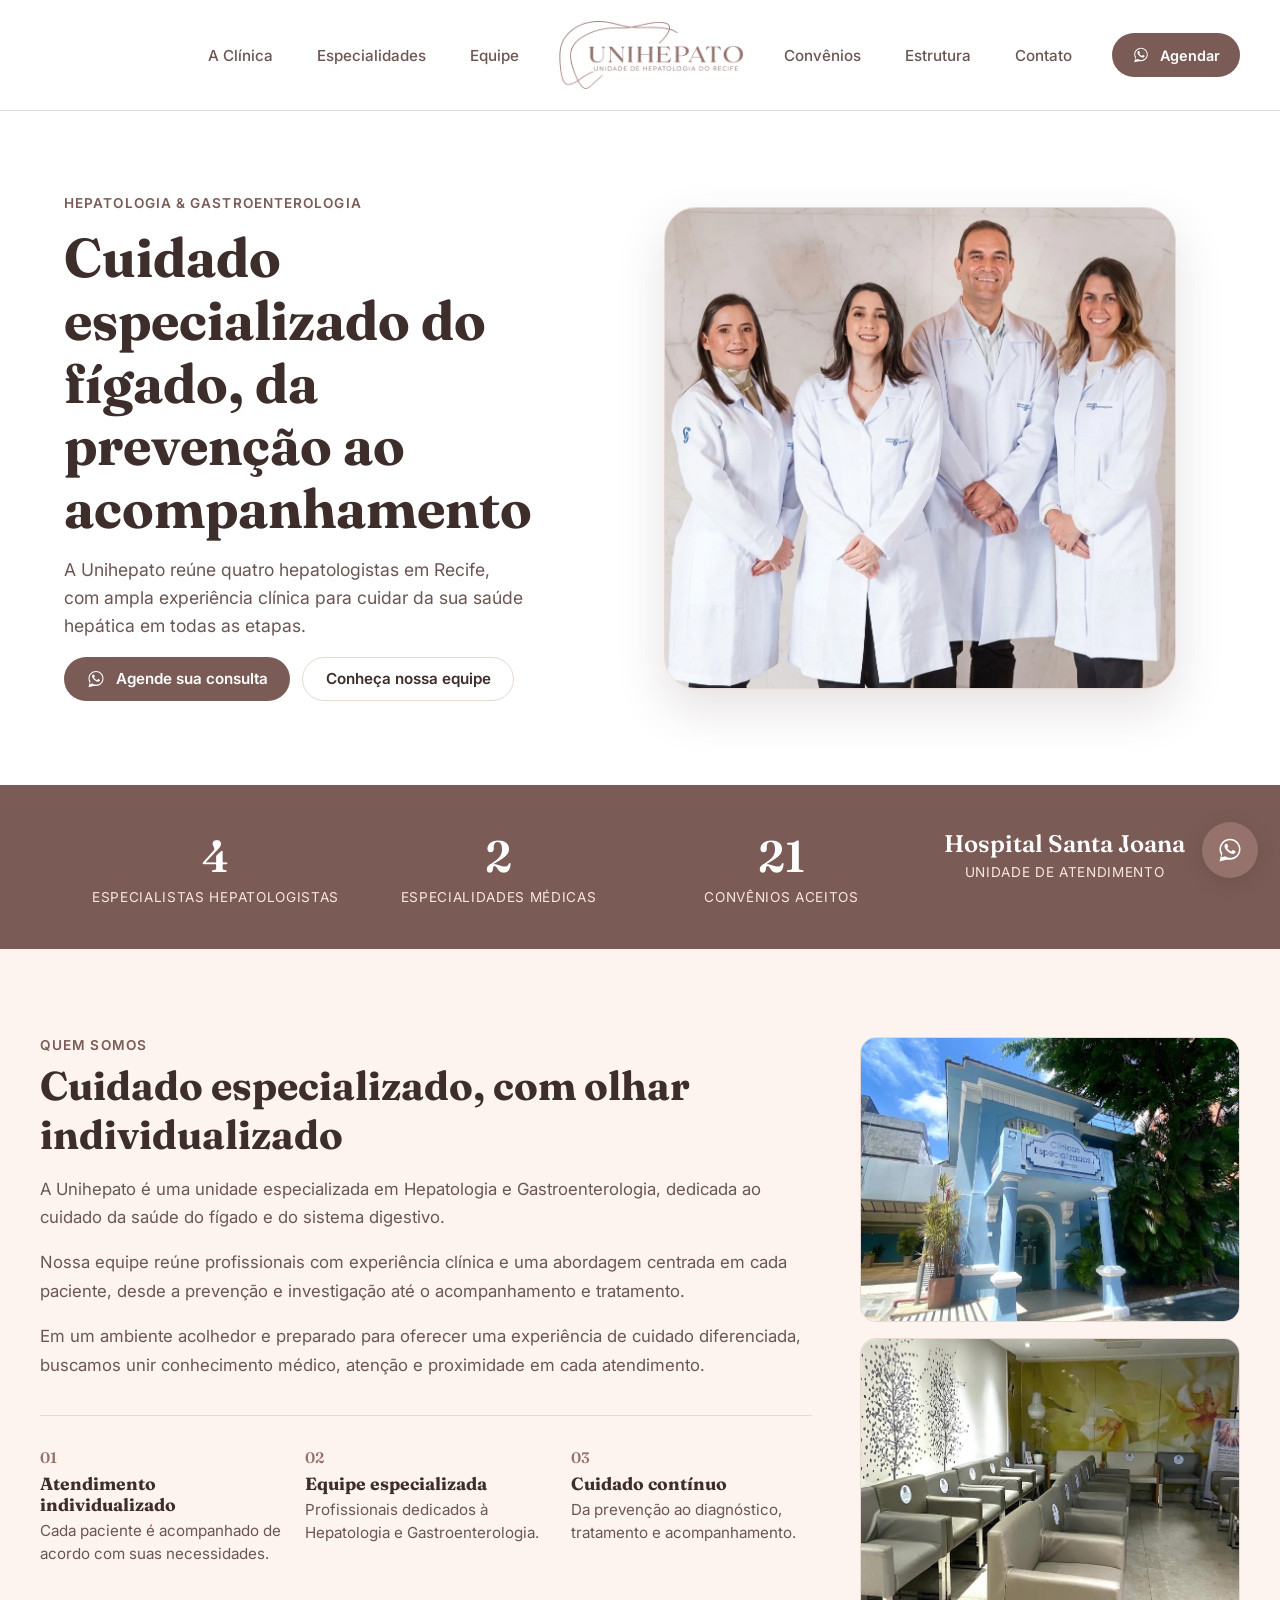
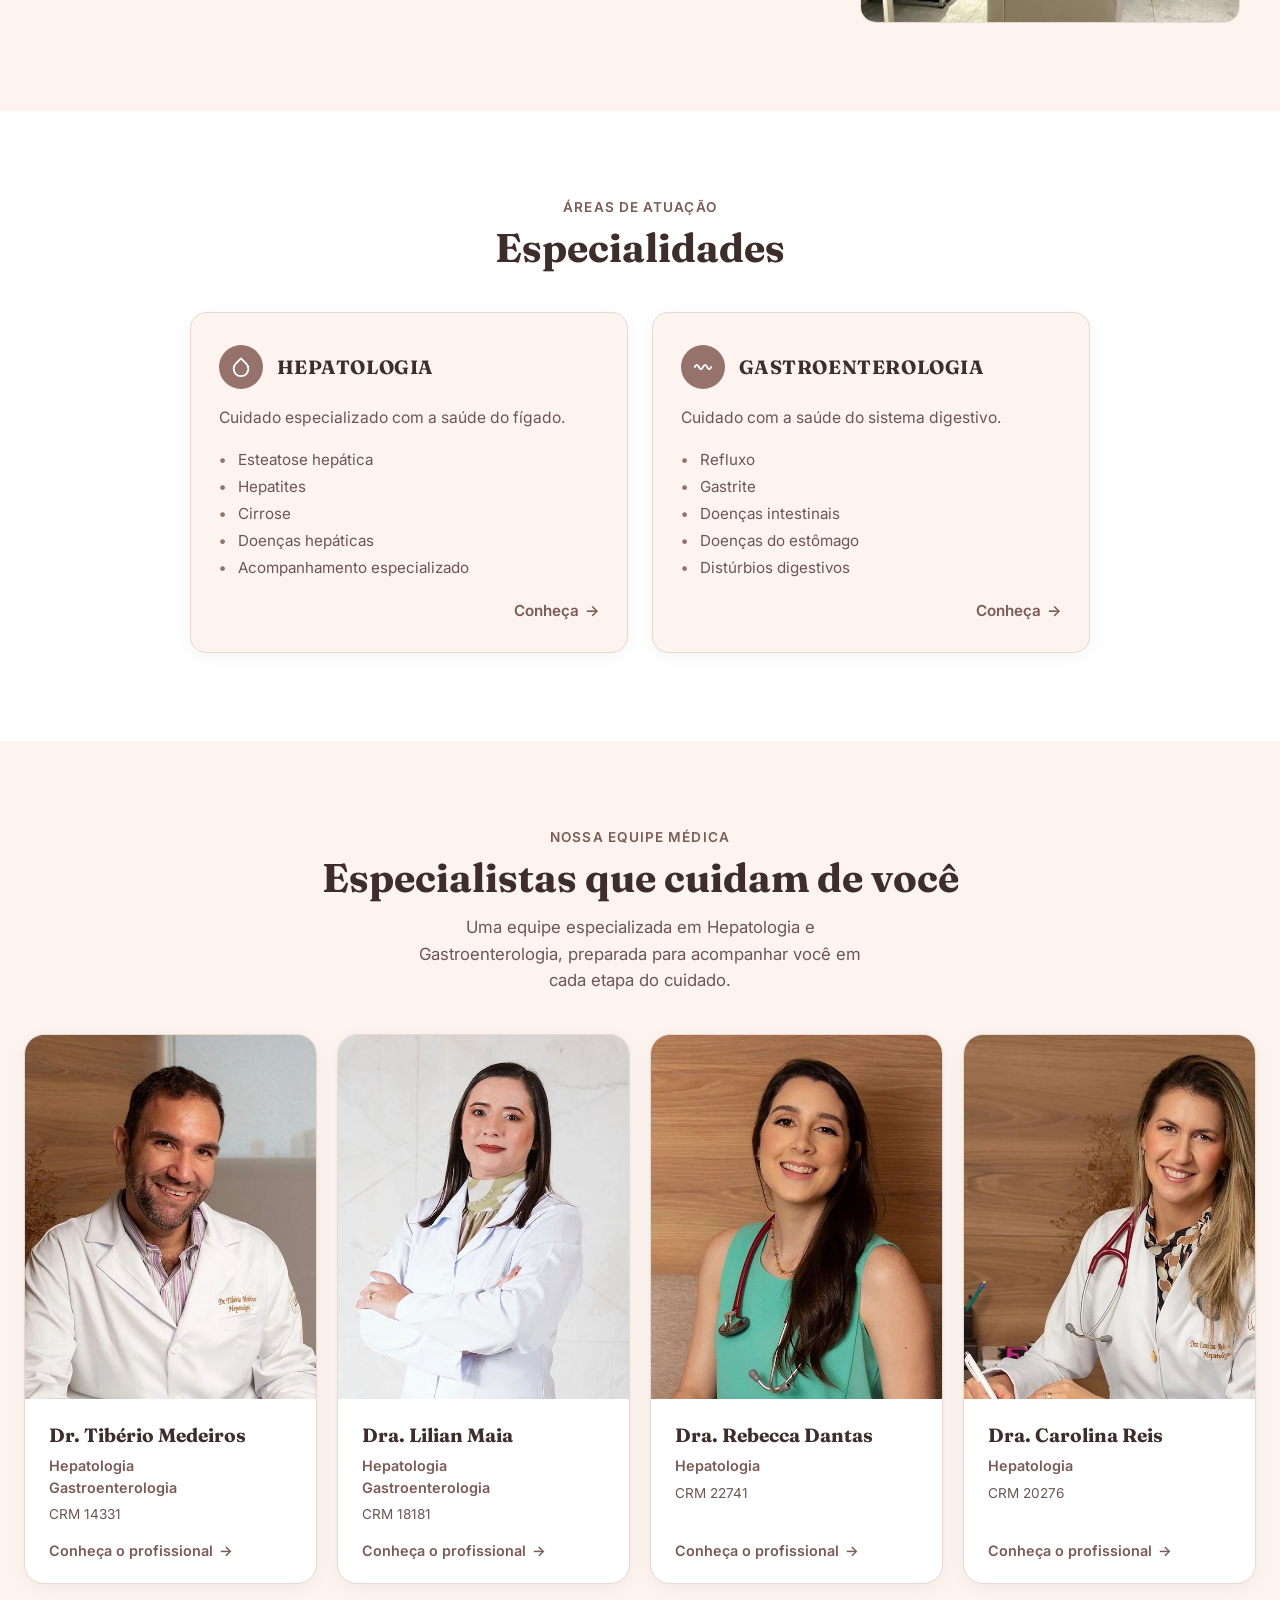
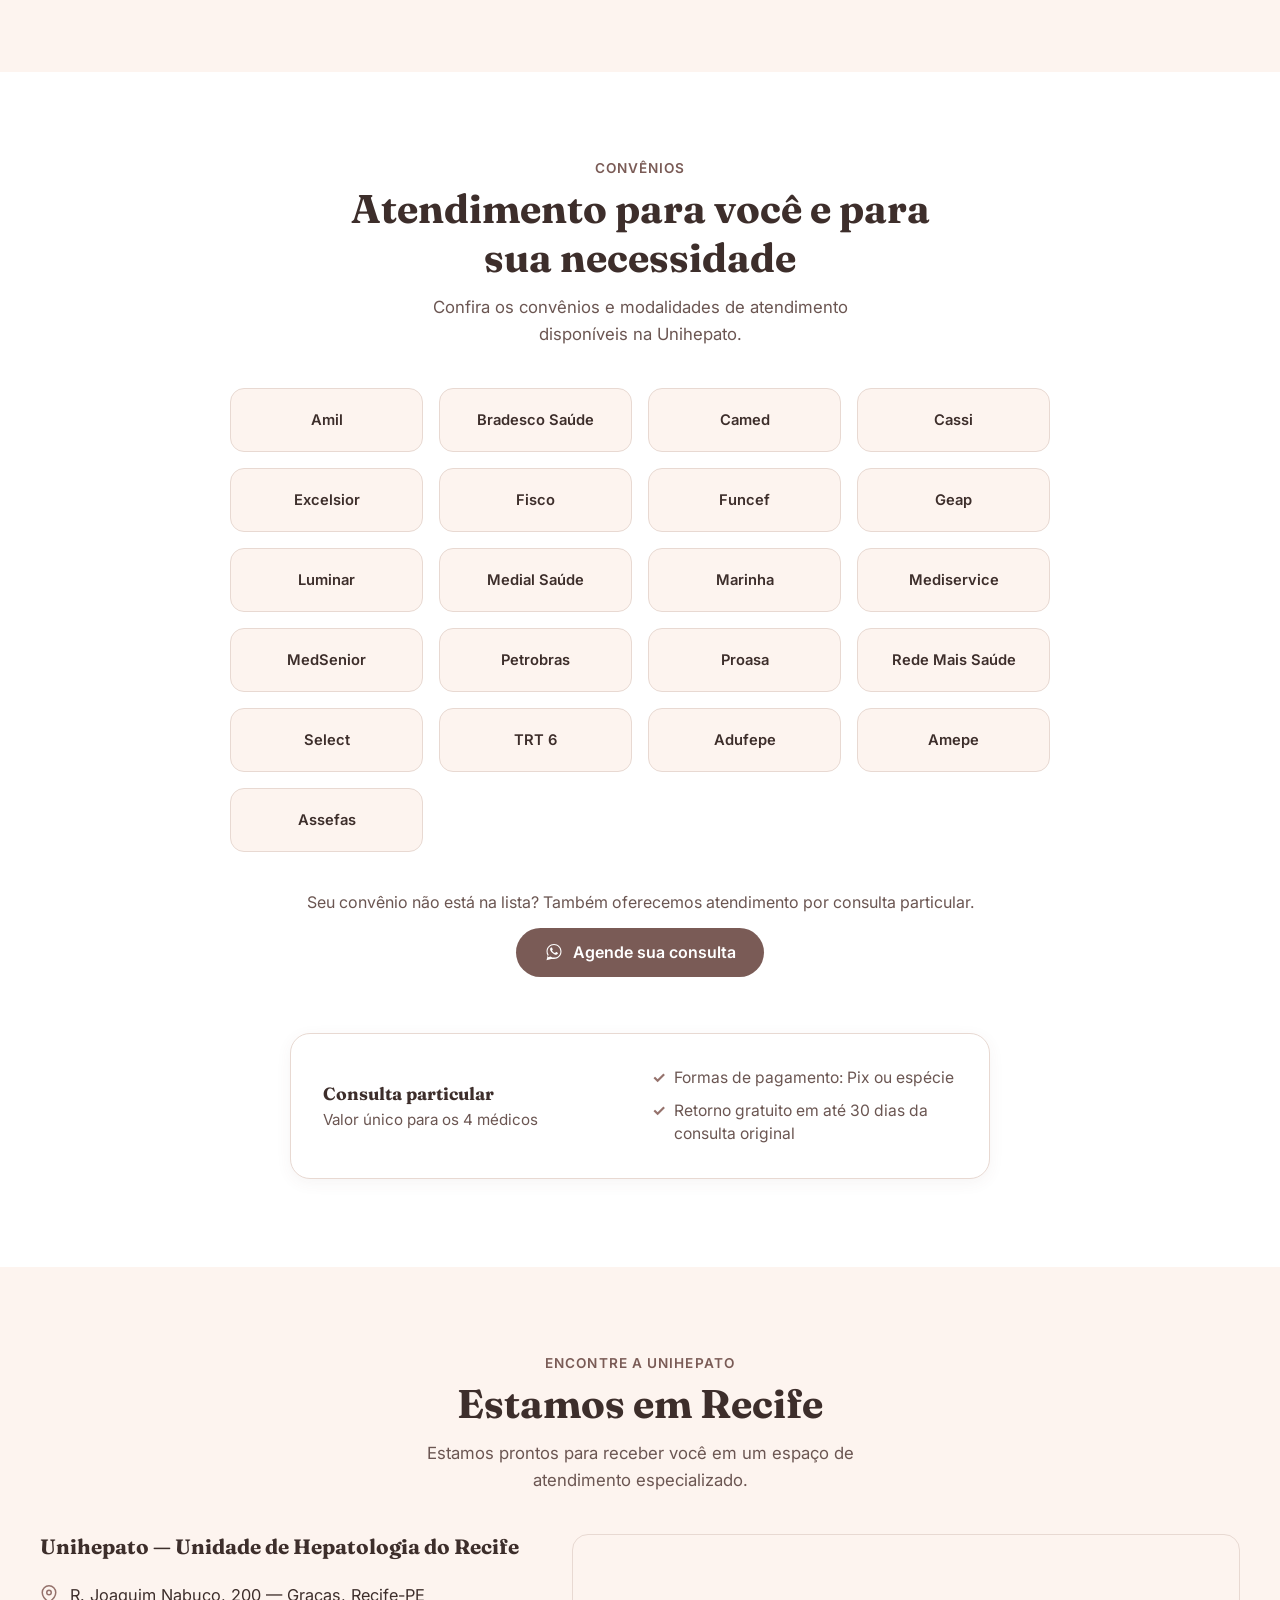
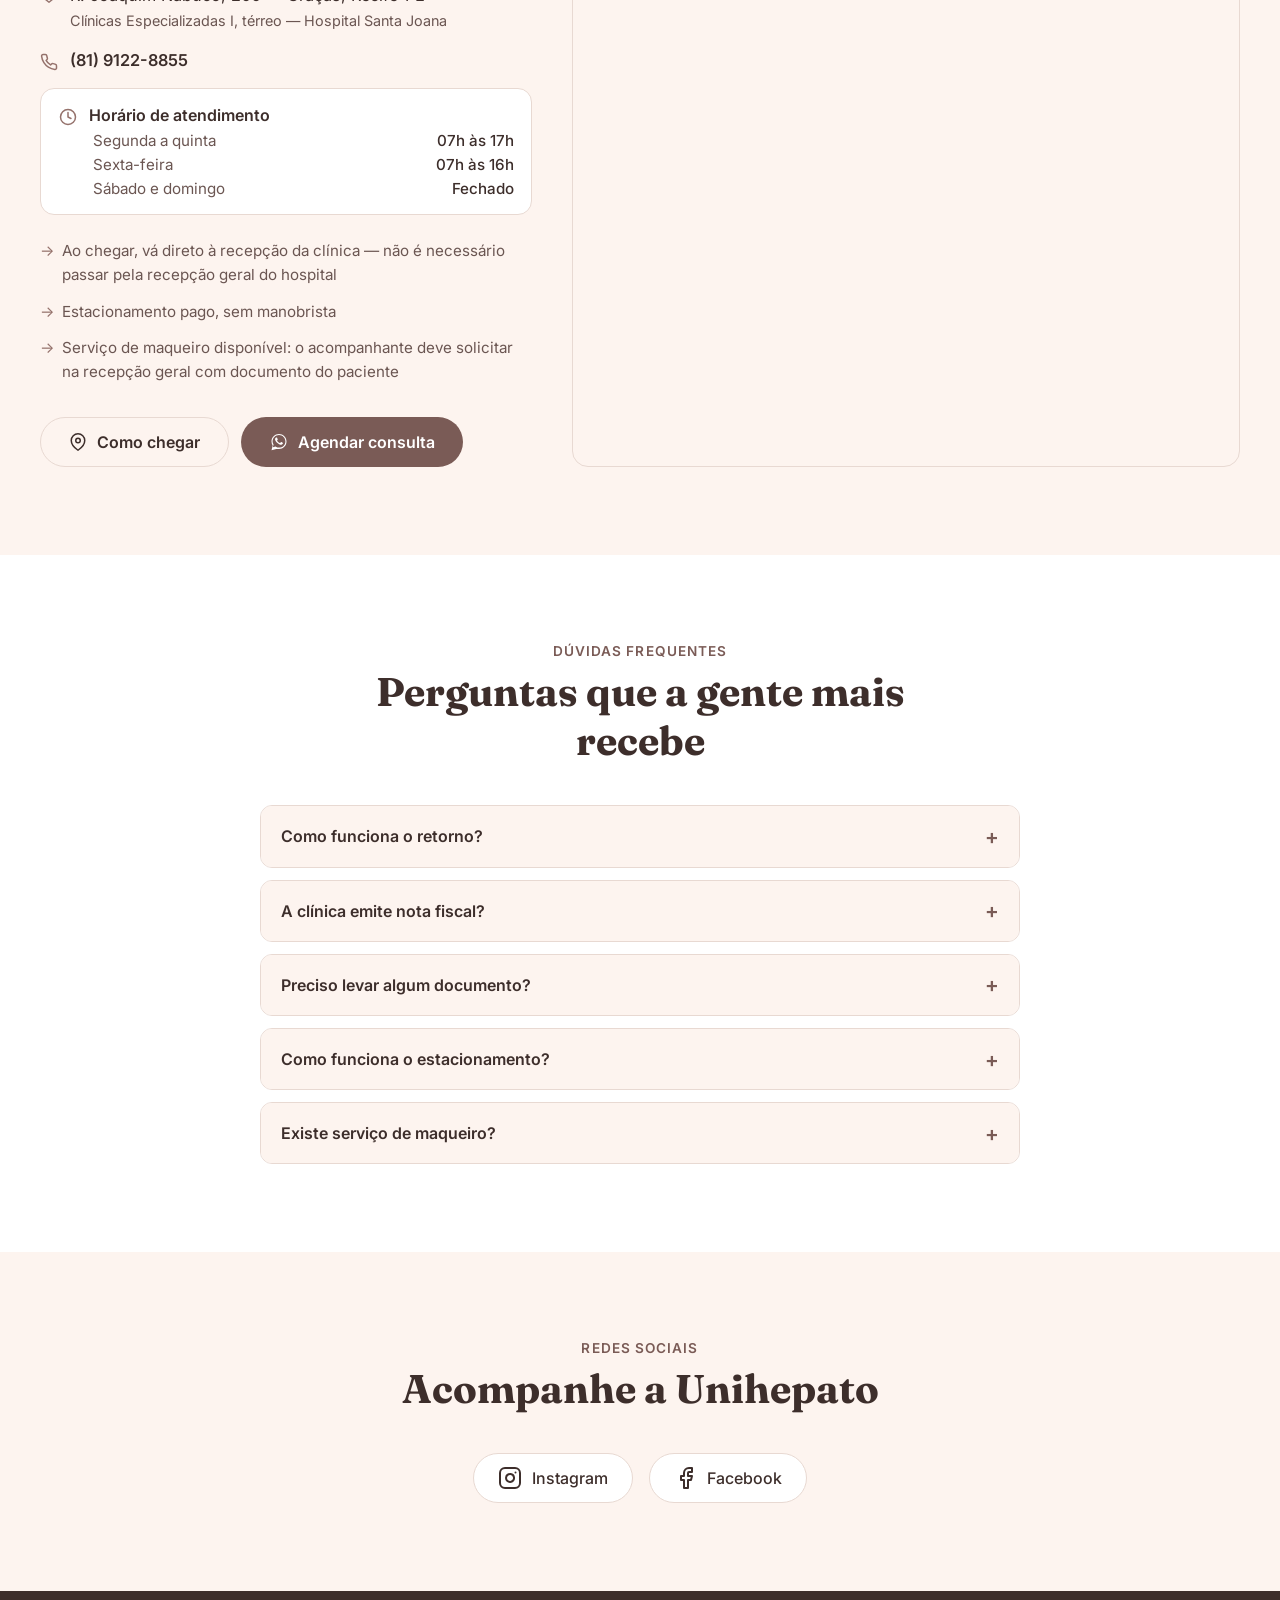
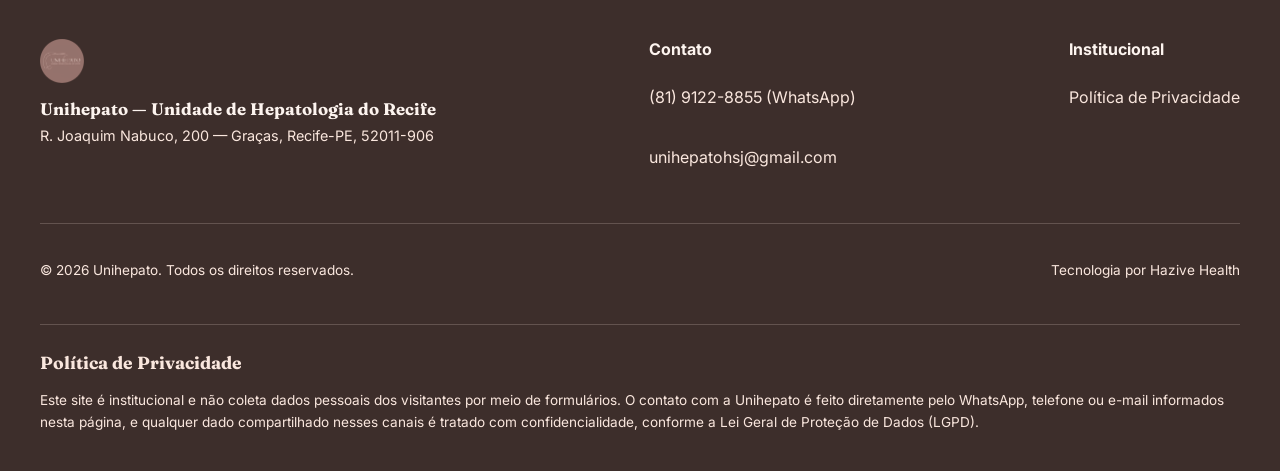
<file: index.html>
<!DOCTYPE html>
<html lang="pt-BR">
<head>
  <meta charset="UTF-8">
  <meta name="viewport" content="width=device-width, initial-scale=1.0">
  <title>Unihepato — Hepatologia e Gastroenterologia em Recife | Hospital Santa Joana</title>
  <meta name="description" content="Unihepato: clínica de Hepatologia e Gastroenterologia no Hospital Santa Joana, Recife-PE. Agende sua consulta pelo WhatsApp.">

  <!-- ===== OPEN GRAPH ===== -->
  <meta property="og:type" content="website">
  <meta property="og:title" content="Unihepato — Hepatologia e Gastroenterologia em Recife">
  <meta property="og:description" content="Clínica de Hepatologia e Gastroenterologia no Hospital Santa Joana, Recife-PE. Agende sua consulta pelo WhatsApp.">
  <meta property="og:image" content="assets/img/institucional/equipe-grupo.jpg">
  <meta property="og:locale" content="pt_BR">

  <!-- ===== FAVICON ===== -->
  <link rel="icon" href="assets/img/favicon/favicon.ico">
  <link rel="apple-touch-icon" href="assets/img/favicon/apple-touch-icon.png">

  <!-- ===== FONTES ===== -->
  <link rel="preconnect" href="https://fonts.googleapis.com">
  <link rel="preconnect" href="https://fonts.gstatic.com" crossorigin>
  <link href="https://fonts.googleapis.com/css2?family=Fraunces:ital,opsz,wght@0,9..144,400;0,9..144,500;0,9..144,600;1,9..144,400&family=Inter:wght@400;500;600;700&display=swap" rel="stylesheet">

  <!-- ===== CSS ===== -->
  <link rel="stylesheet" href="assets/css/style.css">
</head>
<body>

  <!-- ===== HEADER ===== -->
  <header class="header">
    <div class="header-conteudo">
      <a href="#hero" class="header-marca">
        <img src="assets/img/logo/logo-cor-mais-forte.png" alt="Unihepato — Unidade de Hepatologia do Recife" class="header-logo">
      </a>

      <nav class="header-nav" id="header-nav" aria-label="Navegação principal">
        <div class="header-nav-esquerda">
          <a href="#sobre">A Clínica</a>
          <a href="#especialidades">Especialidades</a>
          <a href="#equipe">Equipe</a>
        </div>
        <div class="header-nav-direita">
          <a href="#convenios">Convênios</a>
          <a href="#localizacao">Estrutura</a>
          <a href="#contato">Contato</a>
        </div>
      </nav>

      <span class="btn-whatsapp btn-whatsapp--header btn-whatsapp--fantasma" aria-hidden="true" tabindex="-1">
        <svg class="icone-whatsapp" viewBox="0 0 32 32" width="18" height="18" fill="currentColor" aria-hidden="true">
          <path d="M16.001 3C9.373 3 4 8.373 4 15c0 2.386.7 4.61 1.902 6.484L4 29l7.716-1.876A11.94 11.94 0 0 0 16.001 27C22.628 27 28 21.627 28 15S22.628 3 16.001 3zm0 21.818a9.78 9.78 0 0 1-4.99-1.364l-.358-.213-4.582 1.114 1.223-4.465-.233-.367A9.77 9.77 0 0 1 5.727 15c0-5.665 4.61-10.273 10.274-10.273S26.273 9.335 26.273 15 21.665 24.818 16.001 24.818zm5.633-7.687c-.309-.155-1.827-.902-2.11-1.005-.283-.104-.489-.155-.696.155-.206.31-.798 1.005-.978 1.212-.18.207-.36.233-.669.078-.309-.155-1.304-.48-2.485-1.531-.918-.818-1.538-1.83-1.718-2.139-.18-.31-.02-.477.135-.63.139-.138.309-.36.464-.54.155-.18.206-.31.309-.516.103-.207.052-.388-.026-.543-.077-.155-.696-1.677-.954-2.297-.251-.603-.507-.522-.696-.532l-.593-.01c-.206 0-.542.077-.826.388-.283.31-1.082 1.057-1.082 2.578s1.108 2.99 1.262 3.196c.155.207 2.18 3.328 5.28 4.667.738.319 1.314.51 1.763.653.741.236 1.415.203 1.948.123.594-.089 1.827-.747 2.084-1.469.257-.722.257-1.34.18-1.469-.077-.129-.283-.207-.592-.362z"/>
        </svg>
        <span>Agendar</span>
      </span>

      <a href="https://wa.me/558191228855" class="btn-whatsapp btn-whatsapp--header" target="_blank" rel="noopener">
        <svg class="icone-whatsapp" viewBox="0 0 32 32" width="18" height="18" fill="currentColor" aria-hidden="true">
          <path d="M16.001 3C9.373 3 4 8.373 4 15c0 2.386.7 4.61 1.902 6.484L4 29l7.716-1.876A11.94 11.94 0 0 0 16.001 27C22.628 27 28 21.627 28 15S22.628 3 16.001 3zm0 21.818a9.78 9.78 0 0 1-4.99-1.364l-.358-.213-4.582 1.114 1.223-4.465-.233-.367A9.77 9.77 0 0 1 5.727 15c0-5.665 4.61-10.273 10.274-10.273S26.273 9.335 26.273 15 21.665 24.818 16.001 24.818zm5.633-7.687c-.309-.155-1.827-.902-2.11-1.005-.283-.104-.489-.155-.696.155-.206.31-.798 1.005-.978 1.212-.18.207-.36.233-.669.078-.309-.155-1.304-.48-2.485-1.531-.918-.818-1.538-1.83-1.718-2.139-.18-.31-.02-.477.135-.63.139-.138.309-.36.464-.54.155-.18.206-.31.309-.516.103-.207.052-.388-.026-.543-.077-.155-.696-1.677-.954-2.297-.251-.603-.507-.522-.696-.532l-.593-.01c-.206 0-.542.077-.826.388-.283.31-1.082 1.057-1.082 2.578s1.108 2.99 1.262 3.196c.155.207 2.18 3.328 5.28 4.667.738.319 1.314.51 1.763.653.741.236 1.415.203 1.948.123.594-.089 1.827-.747 2.084-1.469.257-.722.257-1.34.18-1.469-.077-.129-.283-.207-.592-.362z"/>
        </svg>
        <span>Agendar</span>
      </a>

      <button type="button" class="header-hamburguer" id="header-hamburguer" aria-expanded="false" aria-controls="header-nav" aria-label="Abrir menu">
        <span></span>
        <span></span>
        <span></span>
      </button>
    </div>
  </header>

  <main>

    <!-- ===== HERO ===== -->
    <section id="hero">
      <div class="hero-conteudo">
        <p class="hero-eyebrow">Hepatologia &amp; Gastroenterologia</p>
        <h1 class="hero-titulo">Cuidado especializado do fígado, da prevenção ao acompanhamento</h1>
        <p class="hero-subtitulo">A Unihepato reúne quatro hepatologistas em Recife, com ampla experiência clínica para cuidar da sua saúde hepática em todas as etapas.</p>
        <div class="hero-ctas">
          <a href="https://wa.me/558191228855" class="btn-whatsapp" target="_blank" rel="noopener">
            <svg class="icone-whatsapp" viewBox="0 0 32 32" width="20" height="20" fill="currentColor" aria-hidden="true">
              <path d="M16.001 3C9.373 3 4 8.373 4 15c0 2.386.7 4.61 1.902 6.484L4 29l7.716-1.876A11.94 11.94 0 0 0 16.001 27C22.628 27 28 21.627 28 15S22.628 3 16.001 3zm0 21.818a9.78 9.78 0 0 1-4.99-1.364l-.358-.213-4.582 1.114 1.223-4.465-.233-.367A9.77 9.77 0 0 1 5.727 15c0-5.665 4.61-10.273 10.274-10.273S26.273 9.335 26.273 15 21.665 24.818 16.001 24.818zm5.633-7.687c-.309-.155-1.827-.902-2.11-1.005-.283-.104-.489-.155-.696.155-.206.31-.798 1.005-.978 1.212-.18.207-.36.233-.669.078-.309-.155-1.304-.48-2.485-1.531-.918-.818-1.538-1.83-1.718-2.139-.18-.31-.02-.477.135-.63.139-.138.309-.36.464-.54.155-.18.206-.31.309-.516.103-.207.052-.388-.026-.543-.077-.155-.696-1.677-.954-2.297-.251-.603-.507-.522-.696-.532l-.593-.01c-.206 0-.542.077-.826.388-.283.31-1.082 1.057-1.082 2.578s1.108 2.99 1.262 3.196c.155.207 2.18 3.328 5.28 4.667.738.319 1.314.51 1.763.653.741.236 1.415.203 1.948.123.594-.089 1.827-.747 2.084-1.469.257-.722.257-1.34.18-1.469-.077-.129-.283-.207-.592-.362z"/>
            </svg>
            <span>Agende sua consulta</span>
          </a>
          <a href="#equipe" class="btn-ghost">Conheça nossa equipe</a>
        </div>
      </div>
      <div class="hero-imagem">
        <picture>
          <source srcset="assets/img/institucional/equipe-com-fundo-1.webp" type="image/webp">
          <img src="assets/img/institucional/equipe-com-fundo-1.jpeg" alt="Equipe médica da Unihepato" class="hero-imagem-foto">
        </picture>
      </div>
    </section>

    <!-- ===== NÚMEROS ===== -->
    <section class="numeros">
      <div class="numeros-grid" data-stagger-grupo>
        <div class="numero-item reveal">
          <p class="numero-valor" data-numero="4">4</p>
          <p class="numero-legenda">Especialistas hepatologistas</p>
        </div>
        <div class="numero-item reveal">
          <p class="numero-valor" data-numero="2">2</p>
          <p class="numero-legenda">Especialidades médicas</p>
        </div>
        <div class="numero-item reveal">
          <p class="numero-valor" data-numero="21">21</p>
          <p class="numero-legenda">Convênios aceitos</p>
        </div>
        <div class="numero-item reveal">
          <p class="numero-valor-texto">Hospital Santa Joana</p>
          <p class="numero-legenda">Unidade de atendimento</p>
        </div>
      </div>
    </section>

    <!-- ===== SOBRE A CLÍNICA ===== -->
    <section id="sobre">
      <div class="sobre-conteudo">
        <div class="sobre-texto reveal">
          <p class="secao-eyebrow">Quem somos</p>
          <h2 class="secao-titulo secao-titulo--esquerda">Cuidado especializado, com olhar individualizado</h2>
          <p class="sobre-paragrafo">A Unihepato é uma unidade especializada em Hepatologia e Gastroenterologia, dedicada ao cuidado da saúde do fígado e do sistema digestivo.</p>
          <p class="sobre-paragrafo">Nossa equipe reúne profissionais com experiência clínica e uma abordagem centrada em cada paciente, desde a prevenção e investigação até o acompanhamento e tratamento.</p>
          <p class="sobre-paragrafo">Em um ambiente acolhedor e preparado para oferecer uma experiência de cuidado diferenciada, buscamos unir conhecimento médico, atenção e proximidade em cada atendimento.</p>

          <div class="sobre-diferenciais" data-stagger-grupo>
            <div class="diferencial-item reveal">
              <span class="diferencial-numero">01</span>
              <h3 class="diferencial-titulo">Atendimento individualizado</h3>
              <p class="diferencial-descricao">Cada paciente é acompanhado de acordo com suas necessidades.</p>
            </div>
            <div class="diferencial-item reveal">
              <span class="diferencial-numero">02</span>
              <h3 class="diferencial-titulo">Equipe especializada</h3>
              <p class="diferencial-descricao">Profissionais dedicados à Hepatologia e Gastroenterologia.</p>
            </div>
            <div class="diferencial-item reveal">
              <span class="diferencial-numero">03</span>
              <h3 class="diferencial-titulo">Cuidado contínuo</h3>
              <p class="diferencial-descricao">Da prevenção ao diagnóstico, tratamento e acompanhamento.</p>
            </div>
          </div>
        </div>
        <div class="sobre-galeria">
          <img src="assets/img/institucional/fachada.jpg" alt="Fachada do Hospital Santa Joana, onde fica a Unihepato" class="sobre-imagem">
          <img src="assets/img/institucional/recepcao.jpg" alt="Recepção da Unihepato" class="sobre-imagem">
        </div>
      </div>
    </section>

    <!-- ===== ESPECIALIDADES ===== -->
    <section id="especialidades">
      <div class="secao-cabecalho reveal">
        <p class="secao-eyebrow">Áreas de atuação</p>
        <h2 class="secao-titulo">Especialidades</h2>
      </div>
      <div class="especialidades-grid" data-stagger-grupo>
        <div class="especialidade-card reveal">
          <div class="especialidade-cabecalho">
            <span class="especialidade-icone" aria-hidden="true">
              <svg viewBox="0 0 24 24" width="22" height="22" fill="none" stroke="currentColor" stroke-width="2" stroke-linecap="round" stroke-linejoin="round"><path d="M12 2.69l5.66 5.66a8 8 0 1 1-11.31 0z"/></svg>
            </span>
            <h3 class="especialidade-titulo">Hepatologia</h3>
          </div>
          <p class="especialidade-descricao">Cuidado especializado com a saúde do fígado.</p>
          <ul class="especialidade-lista">
            <li>Esteatose hepática</li>
            <li>Hepatites</li>
            <li>Cirrose</li>
            <li>Doenças hepáticas</li>
            <li>Acompanhamento especializado</li>
          </ul>
          <a href="#equipe" class="especialidade-link">Conheça <span aria-hidden="true">→</span></a>
        </div>
        <div class="especialidade-card reveal">
          <div class="especialidade-cabecalho">
            <span class="especialidade-icone" aria-hidden="true">
              <svg viewBox="0 0 24 24" width="22" height="22" fill="none" stroke="currentColor" stroke-width="2" stroke-linecap="round" stroke-linejoin="round"><path d="M3 12c1.5-3 3-3 4.5 0s3 3 4.5 0 3-3 4.5 0 3 3 4.5 0"/></svg>
            </span>
            <h3 class="especialidade-titulo">Gastroenterologia</h3>
          </div>
          <p class="especialidade-descricao">Cuidado com a saúde do sistema digestivo.</p>
          <ul class="especialidade-lista">
            <li>Refluxo</li>
            <li>Gastrite</li>
            <li>Doenças intestinais</li>
            <li>Doenças do estômago</li>
            <li>Distúrbios digestivos</li>
          </ul>
          <a href="#equipe" class="especialidade-link">Conheça <span aria-hidden="true">→</span></a>
        </div>
      </div>
    </section>

    <!-- ===== EQUIPE MÉDICA ===== -->
    <section id="equipe">
      <div class="secao-cabecalho reveal">
        <p class="secao-eyebrow">Nossa equipe médica</p>
        <h2 class="secao-titulo">Especialistas que cuidam de você</h2>
        <p class="secao-descricao">Uma equipe especializada em Hepatologia e Gastroenterologia, preparada para acompanhar você em cada etapa do cuidado.</p>
      </div>

      <div class="equipe-carrossel" id="equipe-carrossel">
        <div class="equipe-trilho" data-stagger-grupo>
          <article class="medico-card reveal">
            <a href="medicos/tiberio-medeiros.html" class="medico-foto">
              <img src="assets/img/equipe/dr-tiberio.jpg" alt="Dr. Tibério Medeiros, hepatologista e gastroenterologista da Unihepato">
              <span class="medico-foto-overlay" aria-hidden="true">Conheça o profissional →</span>
            </a>
            <div class="medico-info">
              <h3 class="medico-nome">Dr. Tibério Medeiros</h3>
              <p class="medico-especialidade">Hepatologia<br>Gastroenterologia</p>
              <p class="medico-crm">CRM 14331</p>
              <a href="medicos/tiberio-medeiros.html" class="medico-link">Conheça o profissional <span aria-hidden="true">→</span></a>
            </div>
          </article>

          <article class="medico-card reveal">
            <a href="medicos/lilian-maia.html" class="medico-foto">
              <img src="assets/img/equipe/dra-lilian.jpg" alt="Dra. Lilian Maia, hepatologista e gastroenterologista da Unihepato">
              <span class="medico-foto-overlay" aria-hidden="true">Conheça o profissional →</span>
            </a>
            <div class="medico-info">
              <h3 class="medico-nome">Dra. Lilian Maia</h3>
              <p class="medico-especialidade">Hepatologia<br>Gastroenterologia</p>
              <p class="medico-crm">CRM 18181</p>
              <a href="medicos/lilian-maia.html" class="medico-link">Conheça o profissional <span aria-hidden="true">→</span></a>
            </div>
          </article>

          <article class="medico-card reveal">
            <a href="medicos/rebecca-dantas.html" class="medico-foto">
              <img src="assets/img/equipe/dra-rebecca.jpg" alt="Dra. Rebecca Dantas, hepatologista da Unihepato">
              <span class="medico-foto-overlay" aria-hidden="true">Conheça o profissional →</span>
            </a>
            <div class="medico-info">
              <h3 class="medico-nome">Dra. Rebecca Dantas</h3>
              <p class="medico-especialidade">Hepatologia</p>
              <p class="medico-crm">CRM 22741</p>
              <a href="medicos/rebecca-dantas.html" class="medico-link">Conheça o profissional <span aria-hidden="true">→</span></a>
            </div>
          </article>

          <article class="medico-card reveal">
            <a href="medicos/carolina-reis.html" class="medico-foto">
              <img src="assets/img/equipe/dra-carolina.jpg" alt="Dra. Carolina Reis, hepatologista da Unihepato">
              <span class="medico-foto-overlay" aria-hidden="true">Conheça o profissional →</span>
            </a>
            <div class="medico-info">
              <h3 class="medico-nome">Dra. Carolina Reis</h3>
              <p class="medico-especialidade">Hepatologia</p>
              <p class="medico-crm">CRM 20276</p>
              <a href="medicos/carolina-reis.html" class="medico-link">Conheça o profissional <span aria-hidden="true">→</span></a>
            </div>
          </article>
        </div>

        <button type="button" class="equipe-seta equipe-seta--anterior" aria-label="Médico anterior">
          <svg viewBox="0 0 24 24" width="22" height="22" fill="none" stroke="currentColor" stroke-width="2" stroke-linecap="round" stroke-linejoin="round" aria-hidden="true"><path d="M15 18l-6-6 6-6"/></svg>
        </button>
        <button type="button" class="equipe-seta equipe-seta--proximo" aria-label="Próximo médico">
          <svg viewBox="0 0 24 24" width="22" height="22" fill="none" stroke="currentColor" stroke-width="2" stroke-linecap="round" stroke-linejoin="round" aria-hidden="true"><path d="M9 18l6-6-6-6"/></svg>
        </button>

        <div class="equipe-dots" id="equipe-dots"></div>
      </div>
    </section>

    <!-- ===== CONVÊNIOS E VALORES ===== -->
    <section id="convenios">
      <div class="secao-cabecalho reveal">
        <p class="secao-eyebrow">Convênios</p>
        <h2 class="secao-titulo">Atendimento para você e para sua necessidade</h2>
        <p class="secao-descricao">Confira os convênios e modalidades de atendimento disponíveis na Unihepato.</p>
      </div>

      <div class="convenios-lista reveal">
        <span class="convenio-chip">Amil</span>
        <span class="convenio-chip">Bradesco Saúde</span>
        <span class="convenio-chip">Camed</span>
        <span class="convenio-chip">Cassi</span>
        <span class="convenio-chip">Excelsior</span>
        <span class="convenio-chip">Fisco</span>
        <span class="convenio-chip">Funcef</span>
        <span class="convenio-chip">Geap</span>
        <span class="convenio-chip">Luminar</span>
        <span class="convenio-chip">Medial Saúde</span>
        <span class="convenio-chip">Marinha</span>
        <span class="convenio-chip">Mediservice</span>
        <span class="convenio-chip">MedSenior</span>
        <span class="convenio-chip">Petrobras</span>
        <span class="convenio-chip">Proasa</span>
        <span class="convenio-chip">Rede Mais Saúde</span>
        <span class="convenio-chip">Select</span>
        <span class="convenio-chip">TRT 6</span>
        <span class="convenio-chip">Adufepe</span>
        <span class="convenio-chip">Amepe</span>
        <span class="convenio-chip">Assefas</span>
      </div>

      <div class="convenios-cta reveal">
        <p class="convenios-cta-texto">Seu convênio não está na lista? Também oferecemos atendimento por consulta particular.</p>
        <a href="https://wa.me/558191228855" class="btn-whatsapp" target="_blank" rel="noopener">
          <svg class="icone-whatsapp" viewBox="0 0 32 32" width="20" height="20" fill="currentColor" aria-hidden="true">
            <path d="M16.001 3C9.373 3 4 8.373 4 15c0 2.386.7 4.61 1.902 6.484L4 29l7.716-1.876A11.94 11.94 0 0 0 16.001 27C22.628 27 28 21.627 28 15S22.628 3 16.001 3zm0 21.818a9.78 9.78 0 0 1-4.99-1.364l-.358-.213-4.582 1.114 1.223-4.465-.233-.367A9.77 9.77 0 0 1 5.727 15c0-5.665 4.61-10.273 10.274-10.273S26.273 9.335 26.273 15 21.665 24.818 16.001 24.818zm5.633-7.687c-.309-.155-1.827-.902-2.11-1.005-.283-.104-.489-.155-.696.155-.206.31-.798 1.005-.978 1.212-.18.207-.36.233-.669.078-.309-.155-1.304-.48-2.485-1.531-.918-.818-1.538-1.83-1.718-2.139-.18-.31-.02-.477.135-.63.139-.138.309-.36.464-.54.155-.18.206-.31.309-.516.103-.207.052-.388-.026-.543-.077-.155-.696-1.677-.954-2.297-.251-.603-.507-.522-.696-.532l-.593-.01c-.206 0-.542.077-.826.388-.283.31-1.082 1.057-1.082 2.578s1.108 2.99 1.262 3.196c.155.207 2.18 3.328 5.28 4.667.738.319 1.314.51 1.763.653.741.236 1.415.203 1.948.123.594-.089 1.827-.747 2.084-1.469.257-.722.257-1.34.18-1.469-.077-.129-.283-.207-.592-.362z"/>
          </svg>
          <span>Agende sua consulta</span>
        </a>
      </div>

      <div class="valor-card reveal">
        <div class="valor-card-principal">
          <p class="valor-label">Consulta particular</p>
          <p class="valor-obs">Valor único para os 4 médicos</p>
        </div>
        <ul class="valor-detalhes">
          <li>Formas de pagamento: Pix ou espécie</li>
          <li>Retorno gratuito em até 30 dias da consulta original</li>
        </ul>
      </div>
    </section>

    <!-- ===== LOCALIZAÇÃO ===== -->
    <section id="localizacao">
      <div class="secao-cabecalho reveal">
        <p class="secao-eyebrow">Encontre a Unihepato</p>
        <h2 class="secao-titulo">Estamos em Recife</h2>
        <p class="secao-descricao">Estamos prontos para receber você em um espaço de atendimento especializado.</p>
      </div>

      <div class="localizacao-conteudo">
        <div class="localizacao-info reveal">
          <p class="localizacao-nome">Unihepato — Unidade de Hepatologia do Recife</p>

          <div class="localizacao-linha">
            <svg class="localizacao-icone" viewBox="0 0 24 24" width="18" height="18" fill="none" stroke="currentColor" stroke-width="2" stroke-linecap="round" stroke-linejoin="round" aria-hidden="true"><path d="M21 10c0 7-9 13-9 13s-9-6-9-13a9 9 0 0 1 18 0z"/><circle cx="12" cy="10" r="3"/></svg>
            <address class="localizacao-endereco">
              R. Joaquim Nabuco, 200 — Graças, Recife-PE<br>
              <span class="localizacao-endereco-sub">Clínicas Especializadas I, térreo — Hospital Santa Joana</span>
            </address>
          </div>

          <div class="localizacao-linha">
            <svg class="localizacao-icone" viewBox="0 0 24 24" width="18" height="18" fill="none" stroke="currentColor" stroke-width="2" stroke-linecap="round" stroke-linejoin="round" aria-hidden="true"><path d="M22 16.92v3a2 2 0 0 1-2.18 2 19.79 19.79 0 0 1-8.63-3.07 19.5 19.5 0 0 1-6-6 19.79 19.79 0 0 1-3.07-8.67A2 2 0 0 1 4.11 2h3a2 2 0 0 1 2 1.72c.127.96.362 1.902.7 2.81a2 2 0 0 1-.45 2.11L8.09 9.91a16 16 0 0 0 6 6l1.27-1.27a2 2 0 0 1 2.11-.45c.908.338 1.85.573 2.81.7A2 2 0 0 1 22 16.92z"/></svg>
            <a href="tel:+558191228855" class="localizacao-telefone">(81) 9122-8855</a>
          </div>

          <div class="localizacao-horario">
            <div class="localizacao-linha">
              <svg class="localizacao-icone" viewBox="0 0 24 24" width="18" height="18" fill="none" stroke="currentColor" stroke-width="2" stroke-linecap="round" stroke-linejoin="round" aria-hidden="true"><circle cx="12" cy="12" r="10"/><polyline points="12 6 12 12 16 14"/></svg>
              <p class="localizacao-horario-titulo">Horário de atendimento</p>
            </div>
            <ul class="localizacao-horario-lista">
              <li><span>Segunda a quinta</span><span>07h às 17h</span></li>
              <li><span>Sexta-feira</span><span>07h às 16h</span></li>
              <li><span>Sábado e domingo</span><span>Fechado</span></li>
            </ul>
          </div>

          <ul class="localizacao-detalhes">
            <li>Ao chegar, vá direto à recepção da clínica — não é necessário passar pela recepção geral do hospital</li>
            <li>Estacionamento pago, sem manobrista</li>
            <li>Serviço de maqueiro disponível: o acompanhante deve solicitar na recepção geral com documento do paciente</li>
          </ul>

          <div class="localizacao-ctas">
            <a href="https://www.google.com/maps?q=R.+Joaquim+Nabuco,+200+-+Gra%C3%A7as,+Recife+-+PE,+52011-906" target="_blank" rel="noopener" class="btn-ghost">
              <svg viewBox="0 0 24 24" width="18" height="18" fill="none" stroke="currentColor" stroke-width="2" stroke-linecap="round" stroke-linejoin="round" aria-hidden="true"><path d="M21 10c0 7-9 13-9 13s-9-6-9-13a9 9 0 0 1 18 0z"/><circle cx="12" cy="10" r="3"/></svg>
              <span>Como chegar</span>
            </a>
            <a href="https://wa.me/558191228855" target="_blank" rel="noopener" class="btn-whatsapp">
              <svg class="icone-whatsapp" viewBox="0 0 32 32" width="20" height="20" fill="currentColor" aria-hidden="true">
                <path d="M16.001 3C9.373 3 4 8.373 4 15c0 2.386.7 4.61 1.902 6.484L4 29l7.716-1.876A11.94 11.94 0 0 0 16.001 27C22.628 27 28 21.627 28 15S22.628 3 16.001 3zm0 21.818a9.78 9.78 0 0 1-4.99-1.364l-.358-.213-4.582 1.114 1.223-4.465-.233-.367A9.77 9.77 0 0 1 5.727 15c0-5.665 4.61-10.273 10.274-10.273S26.273 9.335 26.273 15 21.665 24.818 16.001 24.818zm5.633-7.687c-.309-.155-1.827-.902-2.11-1.005-.283-.104-.489-.155-.696.155-.206.31-.798 1.005-.978 1.212-.18.207-.36.233-.669.078-.309-.155-1.304-.48-2.485-1.531-.918-.818-1.538-1.83-1.718-2.139-.18-.31-.02-.477.135-.63.139-.138.309-.36.464-.54.155-.18.206-.31.309-.516.103-.207.052-.388-.026-.543-.077-.155-.696-1.677-.954-2.297-.251-.603-.507-.522-.696-.532l-.593-.01c-.206 0-.542.077-.826.388-.283.31-1.082 1.057-1.082 2.578s1.108 2.99 1.262 3.196c.155.207 2.18 3.328 5.28 4.667.738.319 1.314.51 1.763.653.741.236 1.415.203 1.948.123.594-.089 1.827-.747 2.084-1.469.257-.722.257-1.34.18-1.469-.077-.129-.283-.207-.592-.362z"/>
              </svg>
              <span>Agendar consulta</span>
            </a>
          </div>
        </div>

        <div class="localizacao-mapa reveal">
          <iframe
            src="https://www.google.com/maps?q=R.+Joaquim+Nabuco,+200+-+Gra%C3%A7as,+Recife+-+PE,+52011-906&output=embed"
            width="100%"
            height="100%"
            style="border:0;"
            allowfullscreen=""
            loading="lazy"
            referrerpolicy="no-referrer-when-downgrade"
            title="Mapa de localização da Unihepato no Hospital Santa Joana">
          </iframe>
        </div>
      </div>
    </section>

    <!-- ===== FAQ ===== -->
    <section id="faq">
      <div class="secao-cabecalho reveal">
        <p class="secao-eyebrow">Dúvidas frequentes</p>
        <h2 class="secao-titulo">Perguntas que a gente mais recebe</h2>
      </div>

      <div class="faq-lista">
        <div class="faq-item">
          <button type="button" class="faq-pergunta" aria-expanded="false">
            <span>Como funciona o retorno?</span>
            <span class="faq-icone" aria-hidden="true">+</span>
          </button>
          <div class="faq-resposta">
            <p>O retorno é gratuito em até 30 dias da consulta original.</p>
          </div>
        </div>

        <div class="faq-item">
          <button type="button" class="faq-pergunta" aria-expanded="false">
            <span>A clínica emite nota fiscal?</span>
            <span class="faq-icone" aria-hidden="true">+</span>
          </button>
          <div class="faq-resposta">
            <p>Sim, para atendimento particular.</p>
          </div>
        </div>

        <div class="faq-item">
          <button type="button" class="faq-pergunta" aria-expanded="false">
            <span>Preciso levar algum documento?</span>
            <span class="faq-icone" aria-hidden="true">+</span>
          </button>
          <div class="faq-resposta">
            <p>Documento com foto. Se for atendimento por convênio, leve também a carteirinha.</p>
          </div>
        </div>

        <div class="faq-item">
          <button type="button" class="faq-pergunta" aria-expanded="false">
            <span>Como funciona o estacionamento?</span>
            <span class="faq-icone" aria-hidden="true">+</span>
          </button>
          <div class="faq-resposta">
            <p>O estacionamento é pago e não conta com serviço de manobrista.</p>
          </div>
        </div>

        <div class="faq-item">
          <button type="button" class="faq-pergunta" aria-expanded="false">
            <span>Existe serviço de maqueiro?</span>
            <span class="faq-icone" aria-hidden="true">+</span>
          </button>
          <div class="faq-resposta">
            <p>Sim. O acompanhante deve solicitar o serviço na recepção geral do hospital, com o documento do paciente.</p>
          </div>
        </div>
      </div>
    </section>

    <!-- ===== REDES SOCIAIS ===== -->
    <section id="redes-sociais">
      <div class="secao-cabecalho reveal">
        <p class="secao-eyebrow">Redes sociais</p>
        <h2 class="secao-titulo">Acompanhe a Unihepato</h2>
      </div>

      <div class="redes-lista">
        <a href="https://www.instagram.com/unihepato/" target="_blank" rel="noopener" class="rede-link" aria-label="Instagram da Unihepato">
          <svg viewBox="0 0 24 24" width="24" height="24" fill="none" stroke="currentColor" stroke-width="2" stroke-linecap="round" stroke-linejoin="round" aria-hidden="true">
            <rect x="2" y="2" width="20" height="20" rx="5"/>
            <path d="M16 11.37A4 4 0 1 1 12.63 8 4 4 0 0 1 16 11.37z"/>
            <line x1="17.5" y1="6.5" x2="17.51" y2="6.5"/>
          </svg>
          <span>Instagram</span>
        </a>
        <a href="https://www.facebook.com/unihepato/" target="_blank" rel="noopener" class="rede-link" aria-label="Facebook da Unihepato">
          <svg viewBox="0 0 24 24" width="24" height="24" fill="none" stroke="currentColor" stroke-width="2" stroke-linecap="round" stroke-linejoin="round" aria-hidden="true">
            <path d="M18 2h-3a5 5 0 0 0-5 5v3H7v4h3v8h4v-8h3l1-4h-4V7a1 1 0 0 1 1-1h3z"/>
          </svg>
          <span>Facebook</span>
        </a>
      </div>
    </section>

  </main>

  <!-- ===== FOOTER ===== -->
  <footer class="footer" id="contato">
    <div class="footer-conteudo">
      <div class="footer-coluna">
        <img src="assets/img/logo/logo-unihepato.png" alt="Unihepato" class="footer-logo">
        <p class="footer-nome">Unihepato — Unidade de Hepatologia do Recife</p>
        <address class="footer-endereco">R. Joaquim Nabuco, 200 — Graças, Recife-PE, 52011-906</address>
      </div>

      <div class="footer-coluna">
        <p class="footer-titulo">Contato</p>
        <p><a href="https://wa.me/558191228855" target="_blank" rel="noopener">(81) 9122-8855 (WhatsApp)</a></p>
        <p><a href="mailto:unihepatohsj@gmail.com">unihepatohsj@gmail.com</a></p>
      </div>

      <div class="footer-coluna">
        <p class="footer-titulo">Institucional</p>
        <p><a href="#politica-privacidade">Política de Privacidade</a></p>
      </div>
    </div>

    <div class="footer-base">
      <p>&copy; <span id="ano-atual"></span> Unihepato. Todos os direitos reservados.</p>
      <p>Tecnologia por Hazive Health</p>
    </div>

    <!-- ===== POLÍTICA DE PRIVACIDADE (placeholder simples, LGPD) ===== -->
    <div id="politica-privacidade" class="footer-politica">
      <h3>Política de Privacidade</h3>
      <p>Este site é institucional e não coleta dados pessoais dos visitantes por meio de formulários. O contato com a Unihepato é feito diretamente pelo WhatsApp, telefone ou e-mail informados nesta página, e qualquer dado compartilhado nesses canais é tratado com confidencialidade, conforme a Lei Geral de Proteção de Dados (LGPD).</p>
    </div>
  </footer>

  <!-- ===== BOTÃO WHATSAPP FLUTUANTE ===== -->
  <a href="https://wa.me/558191228855" class="whatsapp-float" target="_blank" rel="noopener" aria-label="Falar no WhatsApp">
    <svg viewBox="0 0 32 32" width="28" height="28" fill="currentColor" aria-hidden="true">
      <path d="M16.001 3C9.373 3 4 8.373 4 15c0 2.386.7 4.61 1.902 6.484L4 29l7.716-1.876A11.94 11.94 0 0 0 16.001 27C22.628 27 28 21.627 28 15S22.628 3 16.001 3zm0 21.818a9.78 9.78 0 0 1-4.99-1.364l-.358-.213-4.582 1.114 1.223-4.465-.233-.367A9.77 9.77 0 0 1 5.727 15c0-5.665 4.61-10.273 10.274-10.273S26.273 9.335 26.273 15 21.665 24.818 16.001 24.818zm5.633-7.687c-.309-.155-1.827-.902-2.11-1.005-.283-.104-.489-.155-.696.155-.206.31-.798 1.005-.978 1.212-.18.207-.36.233-.669.078-.309-.155-1.304-.48-2.485-1.531-.918-.818-1.538-1.83-1.718-2.139-.18-.31-.02-.477.135-.63.139-.138.309-.36.464-.54.155-.18.206-.31.309-.516.103-.207.052-.388-.026-.543-.077-.155-.696-1.677-.954-2.297-.251-.603-.507-.522-.696-.532l-.593-.01c-.206 0-.542.077-.826.388-.283.31-1.082 1.057-1.082 2.578s1.108 2.99 1.262 3.196c.155.207 2.18 3.328 5.28 4.667.738.319 1.314.51 1.763.653.741.236 1.415.203 1.948.123.594-.089 1.827-.747 2.084-1.469.257-.722.257-1.34.18-1.469-.077-.129-.283-.207-.592-.362z"/>
    </svg>
  </a>

  <!-- ===== JS ===== -->
  <script src="assets/js/main.js"></script>
</body>
</html>
</file>
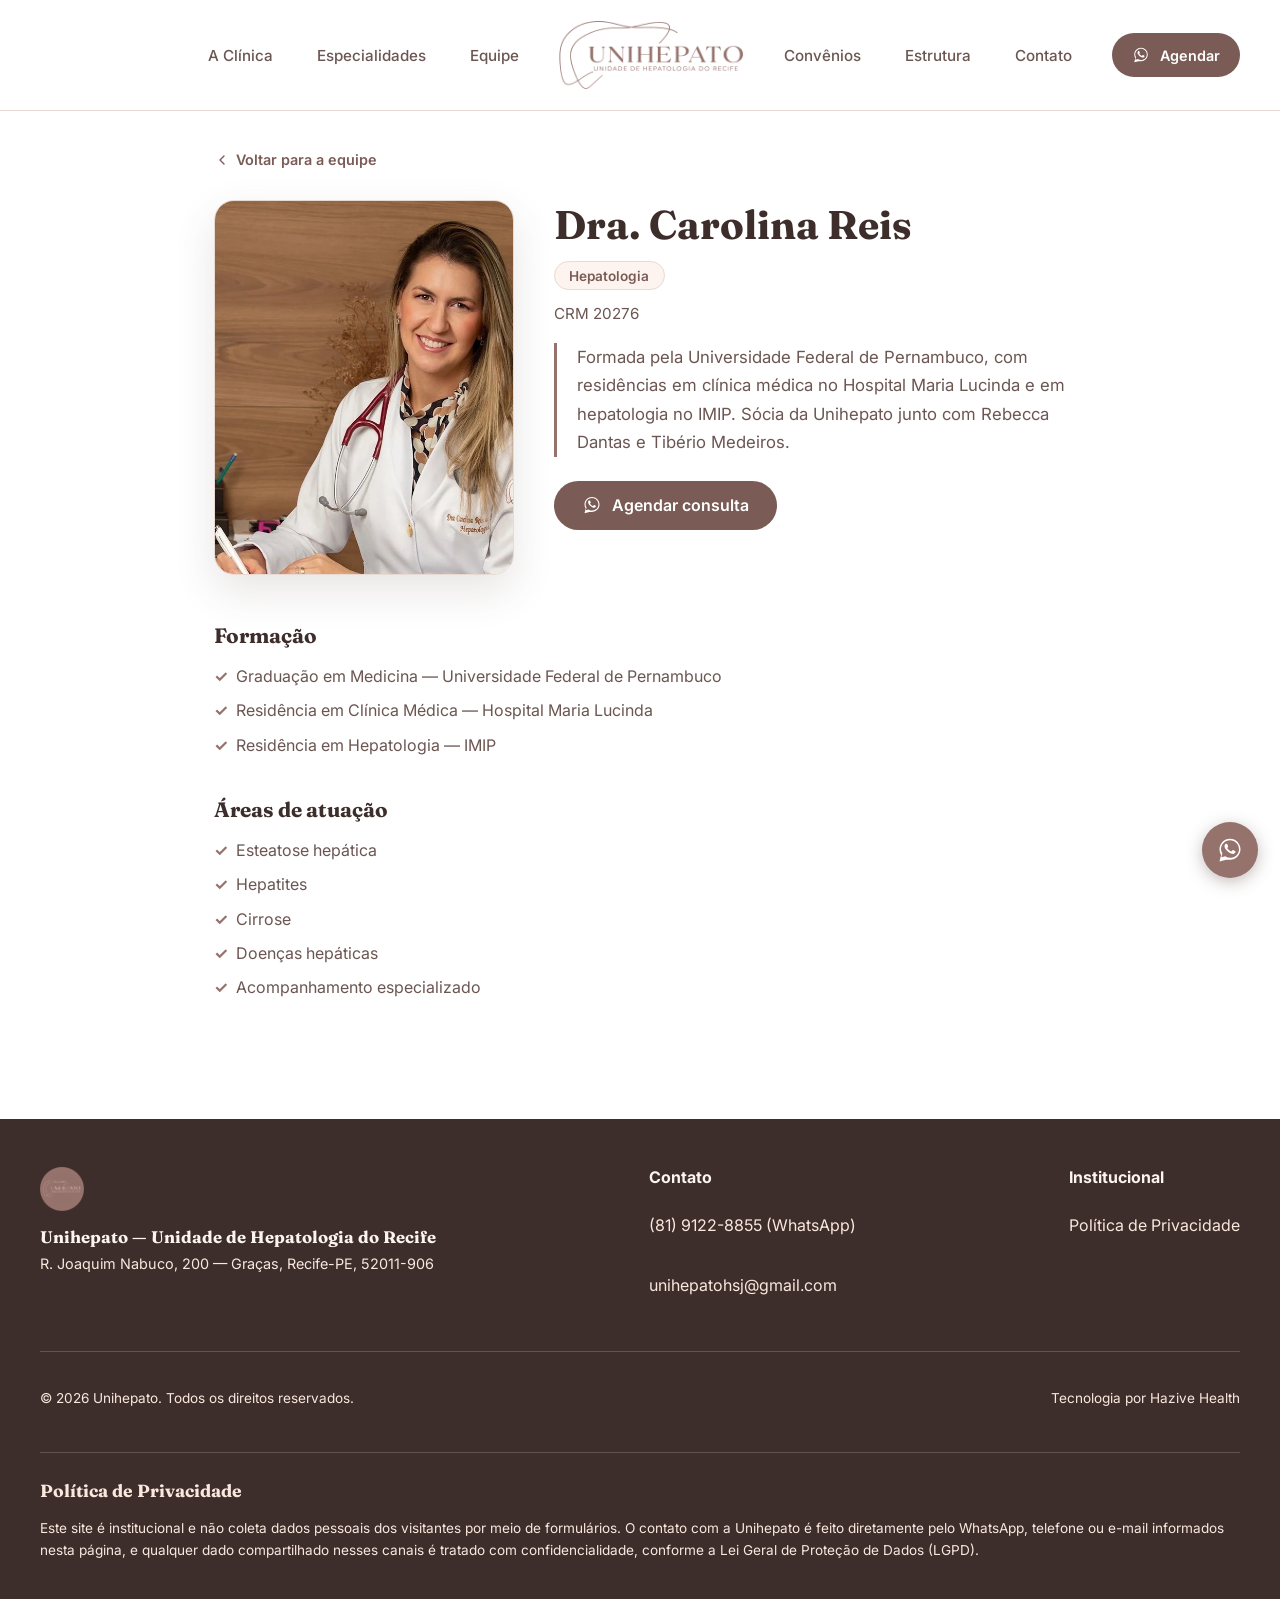
<file: medicos/carolina-reis.html>
<!DOCTYPE html>
<html lang="pt-BR">
<head>
  <meta charset="UTF-8">
  <meta name="viewport" content="width=device-width, initial-scale=1.0">
  <title>Dra. Carolina Reis — Unihepato | Hepatologia e Gastroenterologia em Recife</title>
  <meta name="description" content="Dra. Carolina Reis — Hepatologia na Unihepato, Hospital Santa Joana, Recife-PE. CRM 20276.">

  <!-- ===== FAVICON ===== -->
  <link rel="icon" href="../assets/img/favicon/favicon.ico">
  <link rel="apple-touch-icon" href="../assets/img/favicon/apple-touch-icon.png">

  <!-- ===== FONTES ===== -->
  <link rel="preconnect" href="https://fonts.googleapis.com">
  <link rel="preconnect" href="https://fonts.gstatic.com" crossorigin>
  <link href="https://fonts.googleapis.com/css2?family=Fraunces:ital,opsz,wght@0,9..144,400;0,9..144,500;0,9..144,600;1,9..144,400&family=Inter:wght@400;500;600;700&display=swap" rel="stylesheet">

  <!-- ===== CSS ===== -->
  <link rel="stylesheet" href="../assets/css/style.css">
</head>
<body>

  <!-- ===== HEADER ===== -->
  <header class="header">
    <div class="header-conteudo">
      <a href="../index.html#hero" class="header-marca">
        <img src="../assets/img/logo/logo-cor-mais-forte.png" alt="Unihepato — Unidade de Hepatologia do Recife" class="header-logo">
      </a>

      <nav class="header-nav" id="header-nav" aria-label="Navegação principal">
        <div class="header-nav-esquerda">
          <a href="../index.html#sobre">A Clínica</a>
          <a href="../index.html#especialidades">Especialidades</a>
          <a href="../index.html#equipe">Equipe</a>
        </div>
        <div class="header-nav-direita">
          <a href="../index.html#convenios">Convênios</a>
          <a href="../index.html#localizacao">Estrutura</a>
          <a href="../index.html#contato">Contato</a>
        </div>
      </nav>

      <span class="btn-whatsapp btn-whatsapp--header btn-whatsapp--fantasma" aria-hidden="true" tabindex="-1">
        <svg class="icone-whatsapp" viewBox="0 0 32 32" width="18" height="18" fill="currentColor" aria-hidden="true">
          <path d="M16.001 3C9.373 3 4 8.373 4 15c0 2.386.7 4.61 1.902 6.484L4 29l7.716-1.876A11.94 11.94 0 0 0 16.001 27C22.628 27 28 21.627 28 15S22.628 3 16.001 3zm0 21.818a9.78 9.78 0 0 1-4.99-1.364l-.358-.213-4.582 1.114 1.223-4.465-.233-.367A9.77 9.77 0 0 1 5.727 15c0-5.665 4.61-10.273 10.274-10.273S26.273 9.335 26.273 15 21.665 24.818 16.001 24.818zm5.633-7.687c-.309-.155-1.827-.902-2.11-1.005-.283-.104-.489-.155-.696.155-.206.31-.798 1.005-.978 1.212-.18.207-.36.233-.669.078-.309-.155-1.304-.48-2.485-1.531-.918-.818-1.538-1.83-1.718-2.139-.18-.31-.02-.477.135-.63.139-.138.309-.36.464-.54.155-.18.206-.31.309-.516.103-.207.052-.388-.026-.543-.077-.155-.696-1.677-.954-2.297-.251-.603-.507-.522-.696-.532l-.593-.01c-.206 0-.542.077-.826.388-.283.31-1.082 1.057-1.082 2.578s1.108 2.99 1.262 3.196c.155.207 2.18 3.328 5.28 4.667.738.319 1.314.51 1.763.653.741.236 1.415.203 1.948.123.594-.089 1.827-.747 2.084-1.469.257-.722.257-1.34.18-1.469-.077-.129-.283-.207-.592-.362z"/>
        </svg>
        <span>Agendar</span>
      </span>

      <a href="https://wa.me/558191228855" class="btn-whatsapp btn-whatsapp--header" target="_blank" rel="noopener">
        <svg class="icone-whatsapp" viewBox="0 0 32 32" width="18" height="18" fill="currentColor" aria-hidden="true">
          <path d="M16.001 3C9.373 3 4 8.373 4 15c0 2.386.7 4.61 1.902 6.484L4 29l7.716-1.876A11.94 11.94 0 0 0 16.001 27C22.628 27 28 21.627 28 15S22.628 3 16.001 3zm0 21.818a9.78 9.78 0 0 1-4.99-1.364l-.358-.213-4.582 1.114 1.223-4.465-.233-.367A9.77 9.77 0 0 1 5.727 15c0-5.665 4.61-10.273 10.274-10.273S26.273 9.335 26.273 15 21.665 24.818 16.001 24.818zm5.633-7.687c-.309-.155-1.827-.902-2.11-1.005-.283-.104-.489-.155-.696.155-.206.31-.798 1.005-.978 1.212-.18.207-.36.233-.669.078-.309-.155-1.304-.48-2.485-1.531-.918-.818-1.538-1.83-1.718-2.139-.18-.31-.02-.477.135-.63.139-.138.309-.36.464-.54.155-.18.206-.31.309-.516.103-.207.052-.388-.026-.543-.077-.155-.696-1.677-.954-2.297-.251-.603-.507-.522-.696-.532l-.593-.01c-.206 0-.542.077-.826.388-.283.31-1.082 1.057-1.082 2.578s1.108 2.99 1.262 3.196c.155.207 2.18 3.328 5.28 4.667.738.319 1.314.51 1.763.653.741.236 1.415.203 1.948.123.594-.089 1.827-.747 2.084-1.469.257-.722.257-1.34.18-1.469-.077-.129-.283-.207-.592-.362z"/>
        </svg>
        <span>Agendar</span>
      </a>

      <button type="button" class="header-hamburguer" id="header-hamburguer" aria-expanded="false" aria-controls="header-nav" aria-label="Abrir menu">
        <span></span>
        <span></span>
        <span></span>
      </button>
    </div>
  </header>

  <main>
    <section class="perfil-medico">
      <a href="../index.html#equipe" class="perfil-voltar">
        <svg viewBox="0 0 24 24" width="16" height="16" fill="none" stroke="currentColor" stroke-width="2" stroke-linecap="round" stroke-linejoin="round" aria-hidden="true"><path d="M15 18l-6-6 6-6"/></svg>
        Voltar para a equipe
      </a>

      <div class="perfil-cabecalho">
        <img src="../assets/img/equipe/dra-carolina.jpg" alt="Dra. Carolina Reis, Hepatologia da Unihepato" class="perfil-foto">
        <div class="perfil-info">
          <h1 class="perfil-nome">Dra. Carolina Reis</h1>
          <div class="perfil-tags">
            <span class="perfil-tag">Hepatologia</span>
          </div>
          <p class="perfil-crm">CRM 20276</p>
          <p class="perfil-bio">Formada pela Universidade Federal de Pernambuco, com residências em clínica médica no Hospital Maria Lucinda e em hepatologia no IMIP. Sócia da Unihepato junto com Rebecca Dantas e Tibério Medeiros.</p>
          <a href="https://wa.me/558191228855" class="btn-whatsapp" target="_blank" rel="noopener">
            <svg class="icone-whatsapp" viewBox="0 0 32 32" width="20" height="20" fill="currentColor" aria-hidden="true">
              <path d="M16.001 3C9.373 3 4 8.373 4 15c0 2.386.7 4.61 1.902 6.484L4 29l7.716-1.876A11.94 11.94 0 0 0 16.001 27C22.628 27 28 21.627 28 15S22.628 3 16.001 3zm0 21.818a9.78 9.78 0 0 1-4.99-1.364l-.358-.213-4.582 1.114 1.223-4.465-.233-.367A9.77 9.77 0 0 1 5.727 15c0-5.665 4.61-10.273 10.274-10.273S26.273 9.335 26.273 15 21.665 24.818 16.001 24.818zm5.633-7.687c-.309-.155-1.827-.902-2.11-1.005-.283-.104-.489-.155-.696.155-.206.31-.798 1.005-.978 1.212-.18.207-.36.233-.669.078-.309-.155-1.304-.48-2.485-1.531-.918-.818-1.538-1.83-1.718-2.139-.18-.31-.02-.477.135-.63.139-.138.309-.36.464-.54.155-.18.206-.31.309-.516.103-.207.052-.388-.026-.543-.077-.155-.696-1.677-.954-2.297-.251-.603-.507-.522-.696-.532l-.593-.01c-.206 0-.542.077-.826.388-.283.31-1.082 1.057-1.082 2.578s1.108 2.99 1.262 3.196c.155.207 2.18 3.328 5.28 4.667.738.319 1.314.51 1.763.653.741.236 1.415.203 1.948.123.594-.089 1.827-.747 2.084-1.469.257-.722.257-1.34.18-1.469-.077-.129-.283-.207-.592-.362z"/>
            </svg>
            <span>Agendar consulta</span>
          </a>
        </div>
      </div>

      <h2 class="perfil-secao-titulo">Formação</h2>
      <ul class="perfil-lista">
            <li>Graduação em Medicina — Universidade Federal de Pernambuco</li>
            <li>Residência em Clínica Médica — Hospital Maria Lucinda</li>
            <li>Residência em Hepatologia — IMIP</li>
      </ul>

      <h2 class="perfil-secao-titulo">Áreas de atuação</h2>
      <ul class="perfil-lista">
            <li>Esteatose hepática</li>
            <li>Hepatites</li>
            <li>Cirrose</li>
            <li>Doenças hepáticas</li>
            <li>Acompanhamento especializado</li>
      </ul>
    </section>
  </main>

  <!-- ===== FOOTER ===== -->
  <footer class="footer" id="contato">
    <div class="footer-conteudo">
      <div class="footer-coluna">
        <img src="../assets/img/logo/logo-unihepato.png" alt="Unihepato" class="footer-logo">
        <p class="footer-nome">Unihepato — Unidade de Hepatologia do Recife</p>
        <address class="footer-endereco">R. Joaquim Nabuco, 200 — Graças, Recife-PE, 52011-906</address>
      </div>

      <div class="footer-coluna">
        <p class="footer-titulo">Contato</p>
        <p><a href="https://wa.me/558191228855" target="_blank" rel="noopener">(81) 9122-8855 (WhatsApp)</a></p>
        <p><a href="mailto:unihepatohsj@gmail.com">unihepatohsj@gmail.com</a></p>
      </div>

      <div class="footer-coluna">
        <p class="footer-titulo">Institucional</p>
        <p><a href="#politica-privacidade">Política de Privacidade</a></p>
      </div>
    </div>

    <div class="footer-base">
      <p>&copy; <span id="ano-atual"></span> Unihepato. Todos os direitos reservados.</p>
      <p>Tecnologia por Hazive Health</p>
    </div>

    <!-- ===== POLÍTICA DE PRIVACIDADE (placeholder simples, LGPD) ===== -->
    <div id="politica-privacidade" class="footer-politica">
      <h3>Política de Privacidade</h3>
      <p>Este site é institucional e não coleta dados pessoais dos visitantes por meio de formulários. O contato com a Unihepato é feito diretamente pelo WhatsApp, telefone ou e-mail informados nesta página, e qualquer dado compartilhado nesses canais é tratado com confidencialidade, conforme a Lei Geral de Proteção de Dados (LGPD).</p>
    </div>
  </footer>

  <!-- ===== BOTÃO WHATSAPP FLUTUANTE ===== -->
  <a href="https://wa.me/558191228855" class="whatsapp-float" target="_blank" rel="noopener" aria-label="Falar no WhatsApp">
    <svg viewBox="0 0 32 32" width="28" height="28" fill="currentColor" aria-hidden="true">
      <path d="M16.001 3C9.373 3 4 8.373 4 15c0 2.386.7 4.61 1.902 6.484L4 29l7.716-1.876A11.94 11.94 0 0 0 16.001 27C22.628 27 28 21.627 28 15S22.628 3 16.001 3zm0 21.818a9.78 9.78 0 0 1-4.99-1.364l-.358-.213-4.582 1.114 1.223-4.465-.233-.367A9.77 9.77 0 0 1 5.727 15c0-5.665 4.61-10.273 10.274-10.273S26.273 9.335 26.273 15 21.665 24.818 16.001 24.818zm5.633-7.687c-.309-.155-1.827-.902-2.11-1.005-.283-.104-.489-.155-.696.155-.206.31-.798 1.005-.978 1.212-.18.207-.36.233-.669.078-.309-.155-1.304-.48-2.485-1.531-.918-.818-1.538-1.83-1.718-2.139-.18-.31-.02-.477.135-.63.139-.138.309-.36.464-.54.155-.18.206-.31.309-.516.103-.207.052-.388-.026-.543-.077-.155-.696-1.677-.954-2.297-.251-.603-.507-.522-.696-.532l-.593-.01c-.206 0-.542.077-.826.388-.283.31-1.082 1.057-1.082 2.578s1.108 2.99 1.262 3.196c.155.207 2.18 3.328 5.28 4.667.738.319 1.314.51 1.763.653.741.236 1.415.203 1.948.123.594-.089 1.827-.747 2.084-1.469.257-.722.257-1.34.18-1.469-.077-.129-.283-.207-.592-.362z"/>
    </svg>
  </a>

  <!-- ===== JS ===== -->
  <script src="../assets/js/main.js"></script>
</body>
</html>
</file>
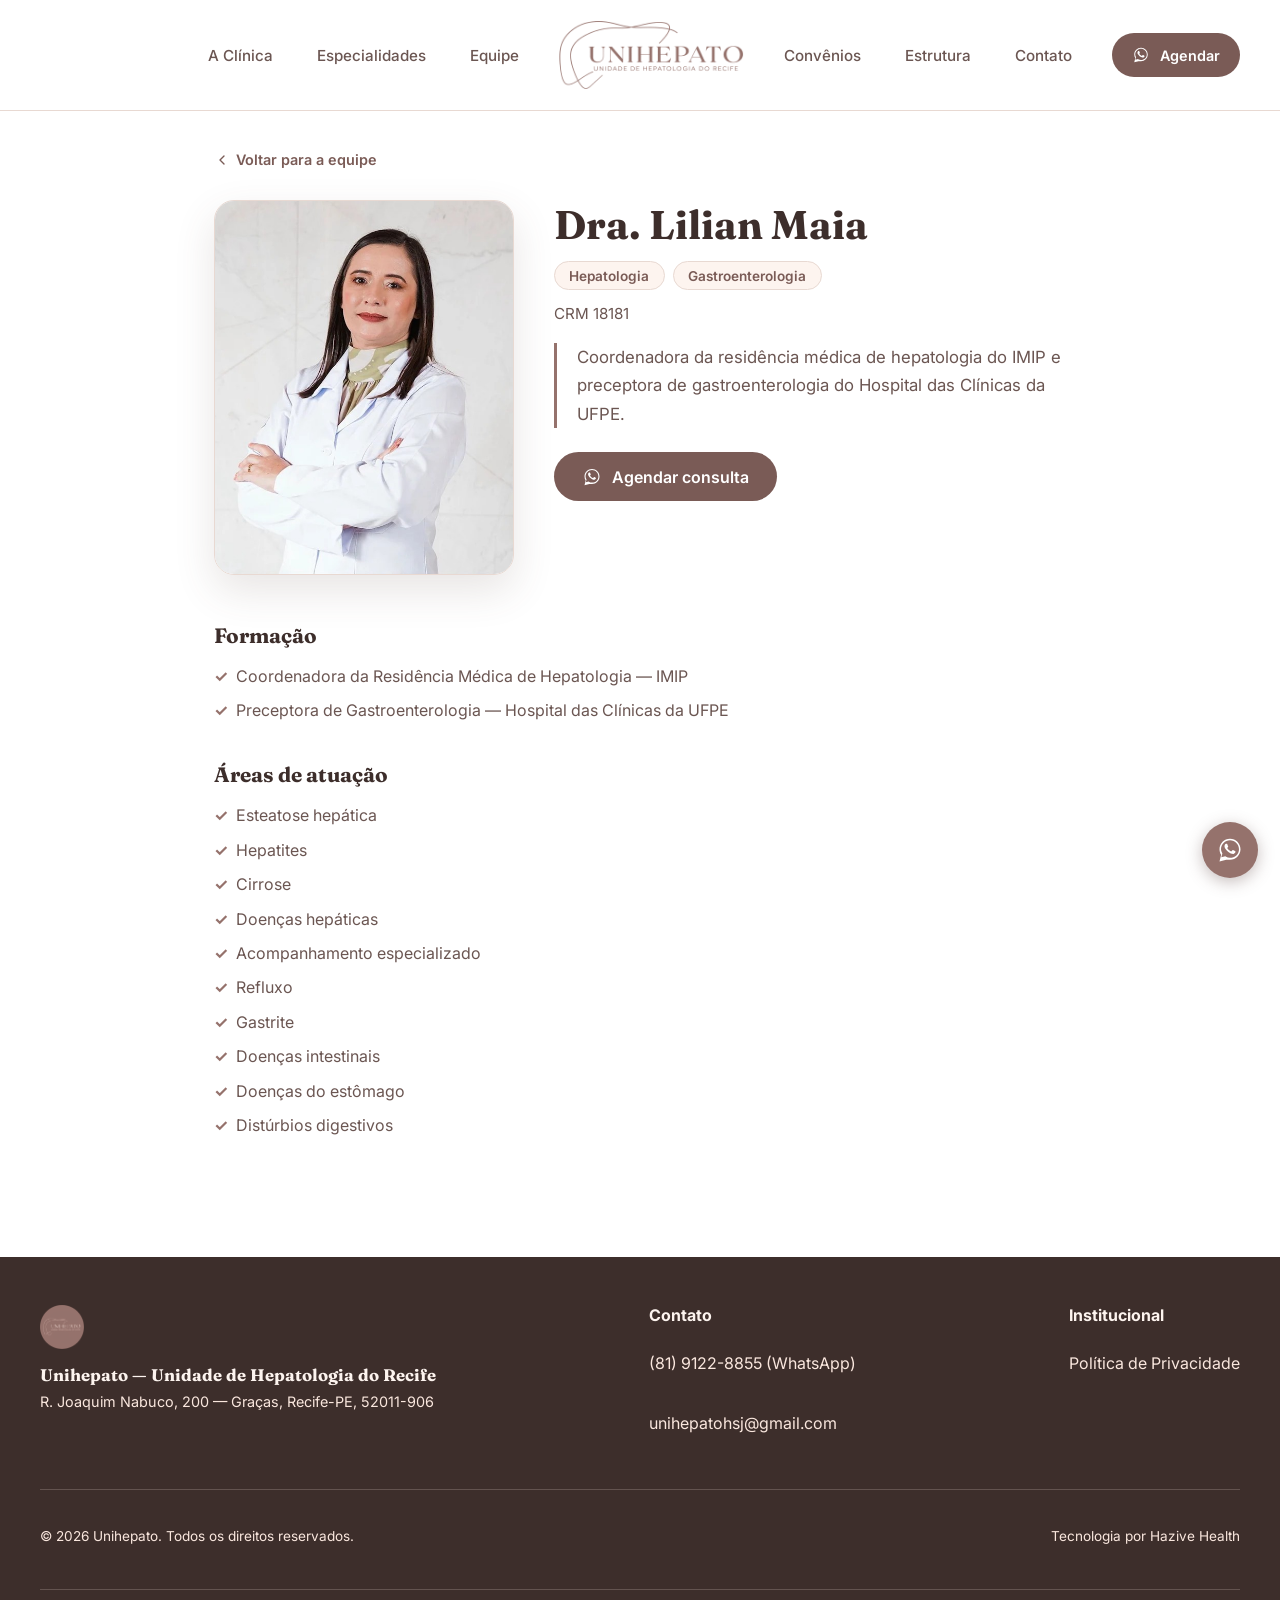
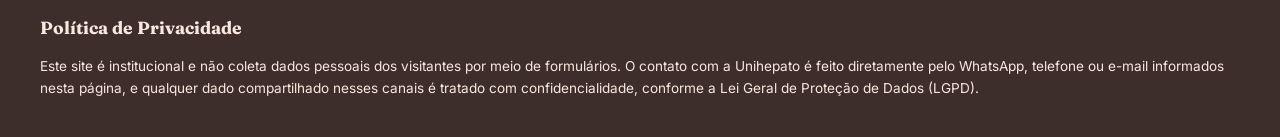
<file: medicos/lilian-maia.html>
<!DOCTYPE html>
<html lang="pt-BR">
<head>
  <meta charset="UTF-8">
  <meta name="viewport" content="width=device-width, initial-scale=1.0">
  <title>Dra. Lilian Maia — Unihepato | Hepatologia e Gastroenterologia em Recife</title>
  <meta name="description" content="Dra. Lilian Maia — Hepatologia e Gastroenterologia na Unihepato, Hospital Santa Joana, Recife-PE. CRM 18181.">

  <!-- ===== FAVICON ===== -->
  <link rel="icon" href="../assets/img/favicon/favicon.ico">
  <link rel="apple-touch-icon" href="../assets/img/favicon/apple-touch-icon.png">

  <!-- ===== FONTES ===== -->
  <link rel="preconnect" href="https://fonts.googleapis.com">
  <link rel="preconnect" href="https://fonts.gstatic.com" crossorigin>
  <link href="https://fonts.googleapis.com/css2?family=Fraunces:ital,opsz,wght@0,9..144,400;0,9..144,500;0,9..144,600;1,9..144,400&family=Inter:wght@400;500;600;700&display=swap" rel="stylesheet">

  <!-- ===== CSS ===== -->
  <link rel="stylesheet" href="../assets/css/style.css">
</head>
<body>

  <!-- ===== HEADER ===== -->
  <header class="header">
    <div class="header-conteudo">
      <a href="../index.html#hero" class="header-marca">
        <img src="../assets/img/logo/logo-cor-mais-forte.png" alt="Unihepato — Unidade de Hepatologia do Recife" class="header-logo">
      </a>

      <nav class="header-nav" id="header-nav" aria-label="Navegação principal">
        <div class="header-nav-esquerda">
          <a href="../index.html#sobre">A Clínica</a>
          <a href="../index.html#especialidades">Especialidades</a>
          <a href="../index.html#equipe">Equipe</a>
        </div>
        <div class="header-nav-direita">
          <a href="../index.html#convenios">Convênios</a>
          <a href="../index.html#localizacao">Estrutura</a>
          <a href="../index.html#contato">Contato</a>
        </div>
      </nav>

      <span class="btn-whatsapp btn-whatsapp--header btn-whatsapp--fantasma" aria-hidden="true" tabindex="-1">
        <svg class="icone-whatsapp" viewBox="0 0 32 32" width="18" height="18" fill="currentColor" aria-hidden="true">
          <path d="M16.001 3C9.373 3 4 8.373 4 15c0 2.386.7 4.61 1.902 6.484L4 29l7.716-1.876A11.94 11.94 0 0 0 16.001 27C22.628 27 28 21.627 28 15S22.628 3 16.001 3zm0 21.818a9.78 9.78 0 0 1-4.99-1.364l-.358-.213-4.582 1.114 1.223-4.465-.233-.367A9.77 9.77 0 0 1 5.727 15c0-5.665 4.61-10.273 10.274-10.273S26.273 9.335 26.273 15 21.665 24.818 16.001 24.818zm5.633-7.687c-.309-.155-1.827-.902-2.11-1.005-.283-.104-.489-.155-.696.155-.206.31-.798 1.005-.978 1.212-.18.207-.36.233-.669.078-.309-.155-1.304-.48-2.485-1.531-.918-.818-1.538-1.83-1.718-2.139-.18-.31-.02-.477.135-.63.139-.138.309-.36.464-.54.155-.18.206-.31.309-.516.103-.207.052-.388-.026-.543-.077-.155-.696-1.677-.954-2.297-.251-.603-.507-.522-.696-.532l-.593-.01c-.206 0-.542.077-.826.388-.283.31-1.082 1.057-1.082 2.578s1.108 2.99 1.262 3.196c.155.207 2.18 3.328 5.28 4.667.738.319 1.314.51 1.763.653.741.236 1.415.203 1.948.123.594-.089 1.827-.747 2.084-1.469.257-.722.257-1.34.18-1.469-.077-.129-.283-.207-.592-.362z"/>
        </svg>
        <span>Agendar</span>
      </span>

      <a href="https://wa.me/558191228855" class="btn-whatsapp btn-whatsapp--header" target="_blank" rel="noopener">
        <svg class="icone-whatsapp" viewBox="0 0 32 32" width="18" height="18" fill="currentColor" aria-hidden="true">
          <path d="M16.001 3C9.373 3 4 8.373 4 15c0 2.386.7 4.61 1.902 6.484L4 29l7.716-1.876A11.94 11.94 0 0 0 16.001 27C22.628 27 28 21.627 28 15S22.628 3 16.001 3zm0 21.818a9.78 9.78 0 0 1-4.99-1.364l-.358-.213-4.582 1.114 1.223-4.465-.233-.367A9.77 9.77 0 0 1 5.727 15c0-5.665 4.61-10.273 10.274-10.273S26.273 9.335 26.273 15 21.665 24.818 16.001 24.818zm5.633-7.687c-.309-.155-1.827-.902-2.11-1.005-.283-.104-.489-.155-.696.155-.206.31-.798 1.005-.978 1.212-.18.207-.36.233-.669.078-.309-.155-1.304-.48-2.485-1.531-.918-.818-1.538-1.83-1.718-2.139-.18-.31-.02-.477.135-.63.139-.138.309-.36.464-.54.155-.18.206-.31.309-.516.103-.207.052-.388-.026-.543-.077-.155-.696-1.677-.954-2.297-.251-.603-.507-.522-.696-.532l-.593-.01c-.206 0-.542.077-.826.388-.283.31-1.082 1.057-1.082 2.578s1.108 2.99 1.262 3.196c.155.207 2.18 3.328 5.28 4.667.738.319 1.314.51 1.763.653.741.236 1.415.203 1.948.123.594-.089 1.827-.747 2.084-1.469.257-.722.257-1.34.18-1.469-.077-.129-.283-.207-.592-.362z"/>
        </svg>
        <span>Agendar</span>
      </a>

      <button type="button" class="header-hamburguer" id="header-hamburguer" aria-expanded="false" aria-controls="header-nav" aria-label="Abrir menu">
        <span></span>
        <span></span>
        <span></span>
      </button>
    </div>
  </header>

  <main>
    <section class="perfil-medico">
      <a href="../index.html#equipe" class="perfil-voltar">
        <svg viewBox="0 0 24 24" width="16" height="16" fill="none" stroke="currentColor" stroke-width="2" stroke-linecap="round" stroke-linejoin="round" aria-hidden="true"><path d="M15 18l-6-6 6-6"/></svg>
        Voltar para a equipe
      </a>

      <div class="perfil-cabecalho">
        <img src="../assets/img/equipe/dra-lilian.jpg" alt="Dra. Lilian Maia, Hepatologia e Gastroenterologia da Unihepato" class="perfil-foto">
        <div class="perfil-info">
          <h1 class="perfil-nome">Dra. Lilian Maia</h1>
          <div class="perfil-tags">
            <span class="perfil-tag">Hepatologia</span>
            <span class="perfil-tag">Gastroenterologia</span>
          </div>
          <p class="perfil-crm">CRM 18181</p>
          <p class="perfil-bio">Coordenadora da residência médica de hepatologia do IMIP e preceptora de gastroenterologia do Hospital das Clínicas da UFPE.</p>
          <a href="https://wa.me/558191228855" class="btn-whatsapp" target="_blank" rel="noopener">
            <svg class="icone-whatsapp" viewBox="0 0 32 32" width="20" height="20" fill="currentColor" aria-hidden="true">
              <path d="M16.001 3C9.373 3 4 8.373 4 15c0 2.386.7 4.61 1.902 6.484L4 29l7.716-1.876A11.94 11.94 0 0 0 16.001 27C22.628 27 28 21.627 28 15S22.628 3 16.001 3zm0 21.818a9.78 9.78 0 0 1-4.99-1.364l-.358-.213-4.582 1.114 1.223-4.465-.233-.367A9.77 9.77 0 0 1 5.727 15c0-5.665 4.61-10.273 10.274-10.273S26.273 9.335 26.273 15 21.665 24.818 16.001 24.818zm5.633-7.687c-.309-.155-1.827-.902-2.11-1.005-.283-.104-.489-.155-.696.155-.206.31-.798 1.005-.978 1.212-.18.207-.36.233-.669.078-.309-.155-1.304-.48-2.485-1.531-.918-.818-1.538-1.83-1.718-2.139-.18-.31-.02-.477.135-.63.139-.138.309-.36.464-.54.155-.18.206-.31.309-.516.103-.207.052-.388-.026-.543-.077-.155-.696-1.677-.954-2.297-.251-.603-.507-.522-.696-.532l-.593-.01c-.206 0-.542.077-.826.388-.283.31-1.082 1.057-1.082 2.578s1.108 2.99 1.262 3.196c.155.207 2.18 3.328 5.28 4.667.738.319 1.314.51 1.763.653.741.236 1.415.203 1.948.123.594-.089 1.827-.747 2.084-1.469.257-.722.257-1.34.18-1.469-.077-.129-.283-.207-.592-.362z"/>
            </svg>
            <span>Agendar consulta</span>
          </a>
        </div>
      </div>

      <h2 class="perfil-secao-titulo">Formação</h2>
      <ul class="perfil-lista">
            <li>Coordenadora da Residência Médica de Hepatologia — IMIP</li>
            <li>Preceptora de Gastroenterologia — Hospital das Clínicas da UFPE</li>
      </ul>

      <h2 class="perfil-secao-titulo">Áreas de atuação</h2>
      <ul class="perfil-lista">
            <li>Esteatose hepática</li>
            <li>Hepatites</li>
            <li>Cirrose</li>
            <li>Doenças hepáticas</li>
            <li>Acompanhamento especializado</li>
            <li>Refluxo</li>
            <li>Gastrite</li>
            <li>Doenças intestinais</li>
            <li>Doenças do estômago</li>
            <li>Distúrbios digestivos</li>
      </ul>
    </section>
  </main>

  <!-- ===== FOOTER ===== -->
  <footer class="footer" id="contato">
    <div class="footer-conteudo">
      <div class="footer-coluna">
        <img src="../assets/img/logo/logo-unihepato.png" alt="Unihepato" class="footer-logo">
        <p class="footer-nome">Unihepato — Unidade de Hepatologia do Recife</p>
        <address class="footer-endereco">R. Joaquim Nabuco, 200 — Graças, Recife-PE, 52011-906</address>
      </div>

      <div class="footer-coluna">
        <p class="footer-titulo">Contato</p>
        <p><a href="https://wa.me/558191228855" target="_blank" rel="noopener">(81) 9122-8855 (WhatsApp)</a></p>
        <p><a href="mailto:unihepatohsj@gmail.com">unihepatohsj@gmail.com</a></p>
      </div>

      <div class="footer-coluna">
        <p class="footer-titulo">Institucional</p>
        <p><a href="#politica-privacidade">Política de Privacidade</a></p>
      </div>
    </div>

    <div class="footer-base">
      <p>&copy; <span id="ano-atual"></span> Unihepato. Todos os direitos reservados.</p>
      <p>Tecnologia por Hazive Health</p>
    </div>

    <!-- ===== POLÍTICA DE PRIVACIDADE (placeholder simples, LGPD) ===== -->
    <div id="politica-privacidade" class="footer-politica">
      <h3>Política de Privacidade</h3>
      <p>Este site é institucional e não coleta dados pessoais dos visitantes por meio de formulários. O contato com a Unihepato é feito diretamente pelo WhatsApp, telefone ou e-mail informados nesta página, e qualquer dado compartilhado nesses canais é tratado com confidencialidade, conforme a Lei Geral de Proteção de Dados (LGPD).</p>
    </div>
  </footer>

  <!-- ===== BOTÃO WHATSAPP FLUTUANTE ===== -->
  <a href="https://wa.me/558191228855" class="whatsapp-float" target="_blank" rel="noopener" aria-label="Falar no WhatsApp">
    <svg viewBox="0 0 32 32" width="28" height="28" fill="currentColor" aria-hidden="true">
      <path d="M16.001 3C9.373 3 4 8.373 4 15c0 2.386.7 4.61 1.902 6.484L4 29l7.716-1.876A11.94 11.94 0 0 0 16.001 27C22.628 27 28 21.627 28 15S22.628 3 16.001 3zm0 21.818a9.78 9.78 0 0 1-4.99-1.364l-.358-.213-4.582 1.114 1.223-4.465-.233-.367A9.77 9.77 0 0 1 5.727 15c0-5.665 4.61-10.273 10.274-10.273S26.273 9.335 26.273 15 21.665 24.818 16.001 24.818zm5.633-7.687c-.309-.155-1.827-.902-2.11-1.005-.283-.104-.489-.155-.696.155-.206.31-.798 1.005-.978 1.212-.18.207-.36.233-.669.078-.309-.155-1.304-.48-2.485-1.531-.918-.818-1.538-1.83-1.718-2.139-.18-.31-.02-.477.135-.63.139-.138.309-.36.464-.54.155-.18.206-.31.309-.516.103-.207.052-.388-.026-.543-.077-.155-.696-1.677-.954-2.297-.251-.603-.507-.522-.696-.532l-.593-.01c-.206 0-.542.077-.826.388-.283.31-1.082 1.057-1.082 2.578s1.108 2.99 1.262 3.196c.155.207 2.18 3.328 5.28 4.667.738.319 1.314.51 1.763.653.741.236 1.415.203 1.948.123.594-.089 1.827-.747 2.084-1.469.257-.722.257-1.34.18-1.469-.077-.129-.283-.207-.592-.362z"/>
    </svg>
  </a>

  <!-- ===== JS ===== -->
  <script src="../assets/js/main.js"></script>
</body>
</html>
</file>
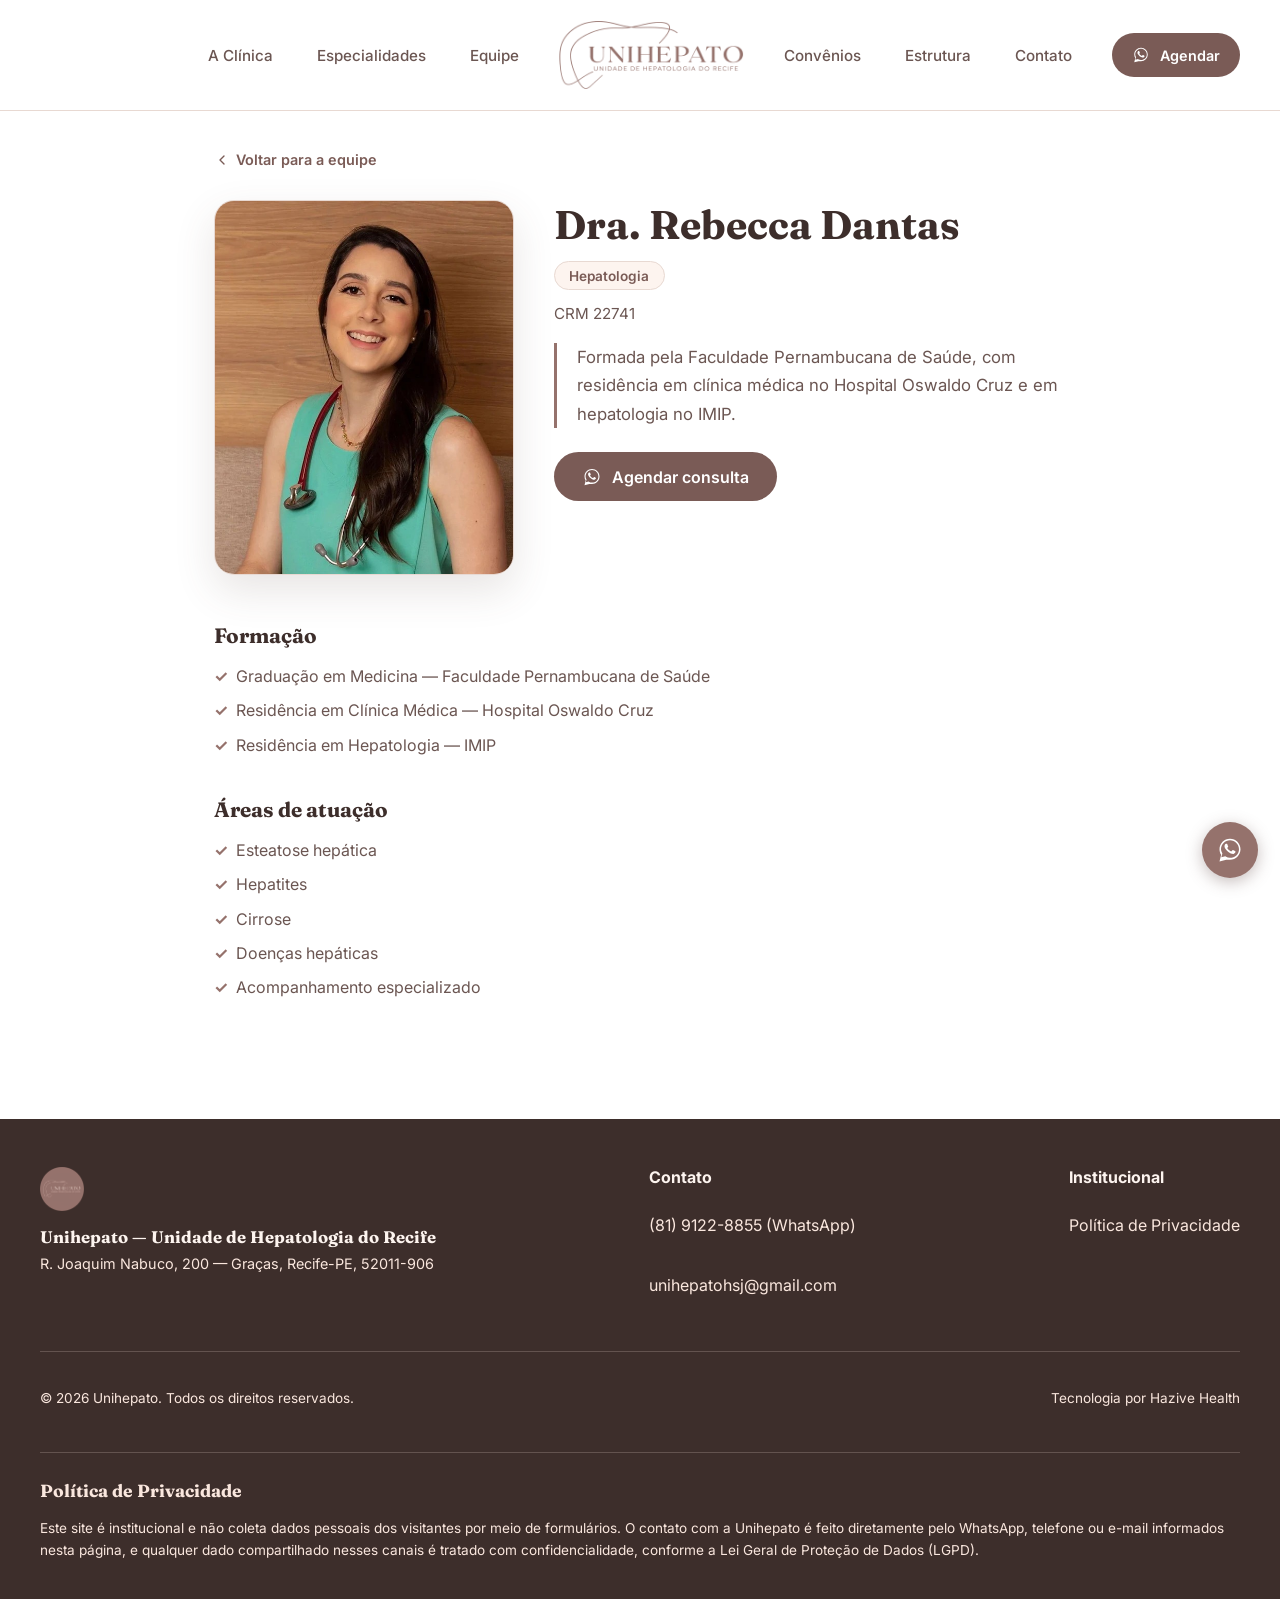
<file: medicos/rebecca-dantas.html>
<!DOCTYPE html>
<html lang="pt-BR">
<head>
  <meta charset="UTF-8">
  <meta name="viewport" content="width=device-width, initial-scale=1.0">
  <title>Dra. Rebecca Dantas — Unihepato | Hepatologia e Gastroenterologia em Recife</title>
  <meta name="description" content="Dra. Rebecca Dantas — Hepatologia na Unihepato, Hospital Santa Joana, Recife-PE. CRM 22741.">

  <!-- ===== FAVICON ===== -->
  <link rel="icon" href="../assets/img/favicon/favicon.ico">
  <link rel="apple-touch-icon" href="../assets/img/favicon/apple-touch-icon.png">

  <!-- ===== FONTES ===== -->
  <link rel="preconnect" href="https://fonts.googleapis.com">
  <link rel="preconnect" href="https://fonts.gstatic.com" crossorigin>
  <link href="https://fonts.googleapis.com/css2?family=Fraunces:ital,opsz,wght@0,9..144,400;0,9..144,500;0,9..144,600;1,9..144,400&family=Inter:wght@400;500;600;700&display=swap" rel="stylesheet">

  <!-- ===== CSS ===== -->
  <link rel="stylesheet" href="../assets/css/style.css">
</head>
<body>

  <!-- ===== HEADER ===== -->
  <header class="header">
    <div class="header-conteudo">
      <a href="../index.html#hero" class="header-marca">
        <img src="../assets/img/logo/logo-cor-mais-forte.png" alt="Unihepato — Unidade de Hepatologia do Recife" class="header-logo">
      </a>

      <nav class="header-nav" id="header-nav" aria-label="Navegação principal">
        <div class="header-nav-esquerda">
          <a href="../index.html#sobre">A Clínica</a>
          <a href="../index.html#especialidades">Especialidades</a>
          <a href="../index.html#equipe">Equipe</a>
        </div>
        <div class="header-nav-direita">
          <a href="../index.html#convenios">Convênios</a>
          <a href="../index.html#localizacao">Estrutura</a>
          <a href="../index.html#contato">Contato</a>
        </div>
      </nav>

      <span class="btn-whatsapp btn-whatsapp--header btn-whatsapp--fantasma" aria-hidden="true" tabindex="-1">
        <svg class="icone-whatsapp" viewBox="0 0 32 32" width="18" height="18" fill="currentColor" aria-hidden="true">
          <path d="M16.001 3C9.373 3 4 8.373 4 15c0 2.386.7 4.61 1.902 6.484L4 29l7.716-1.876A11.94 11.94 0 0 0 16.001 27C22.628 27 28 21.627 28 15S22.628 3 16.001 3zm0 21.818a9.78 9.78 0 0 1-4.99-1.364l-.358-.213-4.582 1.114 1.223-4.465-.233-.367A9.77 9.77 0 0 1 5.727 15c0-5.665 4.61-10.273 10.274-10.273S26.273 9.335 26.273 15 21.665 24.818 16.001 24.818zm5.633-7.687c-.309-.155-1.827-.902-2.11-1.005-.283-.104-.489-.155-.696.155-.206.31-.798 1.005-.978 1.212-.18.207-.36.233-.669.078-.309-.155-1.304-.48-2.485-1.531-.918-.818-1.538-1.83-1.718-2.139-.18-.31-.02-.477.135-.63.139-.138.309-.36.464-.54.155-.18.206-.31.309-.516.103-.207.052-.388-.026-.543-.077-.155-.696-1.677-.954-2.297-.251-.603-.507-.522-.696-.532l-.593-.01c-.206 0-.542.077-.826.388-.283.31-1.082 1.057-1.082 2.578s1.108 2.99 1.262 3.196c.155.207 2.18 3.328 5.28 4.667.738.319 1.314.51 1.763.653.741.236 1.415.203 1.948.123.594-.089 1.827-.747 2.084-1.469.257-.722.257-1.34.18-1.469-.077-.129-.283-.207-.592-.362z"/>
        </svg>
        <span>Agendar</span>
      </span>

      <a href="https://wa.me/558191228855" class="btn-whatsapp btn-whatsapp--header" target="_blank" rel="noopener">
        <svg class="icone-whatsapp" viewBox="0 0 32 32" width="18" height="18" fill="currentColor" aria-hidden="true">
          <path d="M16.001 3C9.373 3 4 8.373 4 15c0 2.386.7 4.61 1.902 6.484L4 29l7.716-1.876A11.94 11.94 0 0 0 16.001 27C22.628 27 28 21.627 28 15S22.628 3 16.001 3zm0 21.818a9.78 9.78 0 0 1-4.99-1.364l-.358-.213-4.582 1.114 1.223-4.465-.233-.367A9.77 9.77 0 0 1 5.727 15c0-5.665 4.61-10.273 10.274-10.273S26.273 9.335 26.273 15 21.665 24.818 16.001 24.818zm5.633-7.687c-.309-.155-1.827-.902-2.11-1.005-.283-.104-.489-.155-.696.155-.206.31-.798 1.005-.978 1.212-.18.207-.36.233-.669.078-.309-.155-1.304-.48-2.485-1.531-.918-.818-1.538-1.83-1.718-2.139-.18-.31-.02-.477.135-.63.139-.138.309-.36.464-.54.155-.18.206-.31.309-.516.103-.207.052-.388-.026-.543-.077-.155-.696-1.677-.954-2.297-.251-.603-.507-.522-.696-.532l-.593-.01c-.206 0-.542.077-.826.388-.283.31-1.082 1.057-1.082 2.578s1.108 2.99 1.262 3.196c.155.207 2.18 3.328 5.28 4.667.738.319 1.314.51 1.763.653.741.236 1.415.203 1.948.123.594-.089 1.827-.747 2.084-1.469.257-.722.257-1.34.18-1.469-.077-.129-.283-.207-.592-.362z"/>
        </svg>
        <span>Agendar</span>
      </a>

      <button type="button" class="header-hamburguer" id="header-hamburguer" aria-expanded="false" aria-controls="header-nav" aria-label="Abrir menu">
        <span></span>
        <span></span>
        <span></span>
      </button>
    </div>
  </header>

  <main>
    <section class="perfil-medico">
      <a href="../index.html#equipe" class="perfil-voltar">
        <svg viewBox="0 0 24 24" width="16" height="16" fill="none" stroke="currentColor" stroke-width="2" stroke-linecap="round" stroke-linejoin="round" aria-hidden="true"><path d="M15 18l-6-6 6-6"/></svg>
        Voltar para a equipe
      </a>

      <div class="perfil-cabecalho">
        <img src="../assets/img/equipe/dra-rebecca.jpg" alt="Dra. Rebecca Dantas, Hepatologia da Unihepato" class="perfil-foto">
        <div class="perfil-info">
          <h1 class="perfil-nome">Dra. Rebecca Dantas</h1>
          <div class="perfil-tags">
            <span class="perfil-tag">Hepatologia</span>
          </div>
          <p class="perfil-crm">CRM 22741</p>
          <p class="perfil-bio">Formada pela Faculdade Pernambucana de Saúde, com residência em clínica médica no Hospital Oswaldo Cruz e em hepatologia no IMIP.</p>
          <a href="https://wa.me/558191228855" class="btn-whatsapp" target="_blank" rel="noopener">
            <svg class="icone-whatsapp" viewBox="0 0 32 32" width="20" height="20" fill="currentColor" aria-hidden="true">
              <path d="M16.001 3C9.373 3 4 8.373 4 15c0 2.386.7 4.61 1.902 6.484L4 29l7.716-1.876A11.94 11.94 0 0 0 16.001 27C22.628 27 28 21.627 28 15S22.628 3 16.001 3zm0 21.818a9.78 9.78 0 0 1-4.99-1.364l-.358-.213-4.582 1.114 1.223-4.465-.233-.367A9.77 9.77 0 0 1 5.727 15c0-5.665 4.61-10.273 10.274-10.273S26.273 9.335 26.273 15 21.665 24.818 16.001 24.818zm5.633-7.687c-.309-.155-1.827-.902-2.11-1.005-.283-.104-.489-.155-.696.155-.206.31-.798 1.005-.978 1.212-.18.207-.36.233-.669.078-.309-.155-1.304-.48-2.485-1.531-.918-.818-1.538-1.83-1.718-2.139-.18-.31-.02-.477.135-.63.139-.138.309-.36.464-.54.155-.18.206-.31.309-.516.103-.207.052-.388-.026-.543-.077-.155-.696-1.677-.954-2.297-.251-.603-.507-.522-.696-.532l-.593-.01c-.206 0-.542.077-.826.388-.283.31-1.082 1.057-1.082 2.578s1.108 2.99 1.262 3.196c.155.207 2.18 3.328 5.28 4.667.738.319 1.314.51 1.763.653.741.236 1.415.203 1.948.123.594-.089 1.827-.747 2.084-1.469.257-.722.257-1.34.18-1.469-.077-.129-.283-.207-.592-.362z"/>
            </svg>
            <span>Agendar consulta</span>
          </a>
        </div>
      </div>

      <h2 class="perfil-secao-titulo">Formação</h2>
      <ul class="perfil-lista">
            <li>Graduação em Medicina — Faculdade Pernambucana de Saúde</li>
            <li>Residência em Clínica Médica — Hospital Oswaldo Cruz</li>
            <li>Residência em Hepatologia — IMIP</li>
      </ul>

      <h2 class="perfil-secao-titulo">Áreas de atuação</h2>
      <ul class="perfil-lista">
            <li>Esteatose hepática</li>
            <li>Hepatites</li>
            <li>Cirrose</li>
            <li>Doenças hepáticas</li>
            <li>Acompanhamento especializado</li>
      </ul>
    </section>
  </main>

  <!-- ===== FOOTER ===== -->
  <footer class="footer" id="contato">
    <div class="footer-conteudo">
      <div class="footer-coluna">
        <img src="../assets/img/logo/logo-unihepato.png" alt="Unihepato" class="footer-logo">
        <p class="footer-nome">Unihepato — Unidade de Hepatologia do Recife</p>
        <address class="footer-endereco">R. Joaquim Nabuco, 200 — Graças, Recife-PE, 52011-906</address>
      </div>

      <div class="footer-coluna">
        <p class="footer-titulo">Contato</p>
        <p><a href="https://wa.me/558191228855" target="_blank" rel="noopener">(81) 9122-8855 (WhatsApp)</a></p>
        <p><a href="mailto:unihepatohsj@gmail.com">unihepatohsj@gmail.com</a></p>
      </div>

      <div class="footer-coluna">
        <p class="footer-titulo">Institucional</p>
        <p><a href="#politica-privacidade">Política de Privacidade</a></p>
      </div>
    </div>

    <div class="footer-base">
      <p>&copy; <span id="ano-atual"></span> Unihepato. Todos os direitos reservados.</p>
      <p>Tecnologia por Hazive Health</p>
    </div>

    <!-- ===== POLÍTICA DE PRIVACIDADE (placeholder simples, LGPD) ===== -->
    <div id="politica-privacidade" class="footer-politica">
      <h3>Política de Privacidade</h3>
      <p>Este site é institucional e não coleta dados pessoais dos visitantes por meio de formulários. O contato com a Unihepato é feito diretamente pelo WhatsApp, telefone ou e-mail informados nesta página, e qualquer dado compartilhado nesses canais é tratado com confidencialidade, conforme a Lei Geral de Proteção de Dados (LGPD).</p>
    </div>
  </footer>

  <!-- ===== BOTÃO WHATSAPP FLUTUANTE ===== -->
  <a href="https://wa.me/558191228855" class="whatsapp-float" target="_blank" rel="noopener" aria-label="Falar no WhatsApp">
    <svg viewBox="0 0 32 32" width="28" height="28" fill="currentColor" aria-hidden="true">
      <path d="M16.001 3C9.373 3 4 8.373 4 15c0 2.386.7 4.61 1.902 6.484L4 29l7.716-1.876A11.94 11.94 0 0 0 16.001 27C22.628 27 28 21.627 28 15S22.628 3 16.001 3zm0 21.818a9.78 9.78 0 0 1-4.99-1.364l-.358-.213-4.582 1.114 1.223-4.465-.233-.367A9.77 9.77 0 0 1 5.727 15c0-5.665 4.61-10.273 10.274-10.273S26.273 9.335 26.273 15 21.665 24.818 16.001 24.818zm5.633-7.687c-.309-.155-1.827-.902-2.11-1.005-.283-.104-.489-.155-.696.155-.206.31-.798 1.005-.978 1.212-.18.207-.36.233-.669.078-.309-.155-1.304-.48-2.485-1.531-.918-.818-1.538-1.83-1.718-2.139-.18-.31-.02-.477.135-.63.139-.138.309-.36.464-.54.155-.18.206-.31.309-.516.103-.207.052-.388-.026-.543-.077-.155-.696-1.677-.954-2.297-.251-.603-.507-.522-.696-.532l-.593-.01c-.206 0-.542.077-.826.388-.283.31-1.082 1.057-1.082 2.578s1.108 2.99 1.262 3.196c.155.207 2.18 3.328 5.28 4.667.738.319 1.314.51 1.763.653.741.236 1.415.203 1.948.123.594-.089 1.827-.747 2.084-1.469.257-.722.257-1.34.18-1.469-.077-.129-.283-.207-.592-.362z"/>
    </svg>
  </a>

  <!-- ===== JS ===== -->
  <script src="../assets/js/main.js"></script>
</body>
</html>
</file>
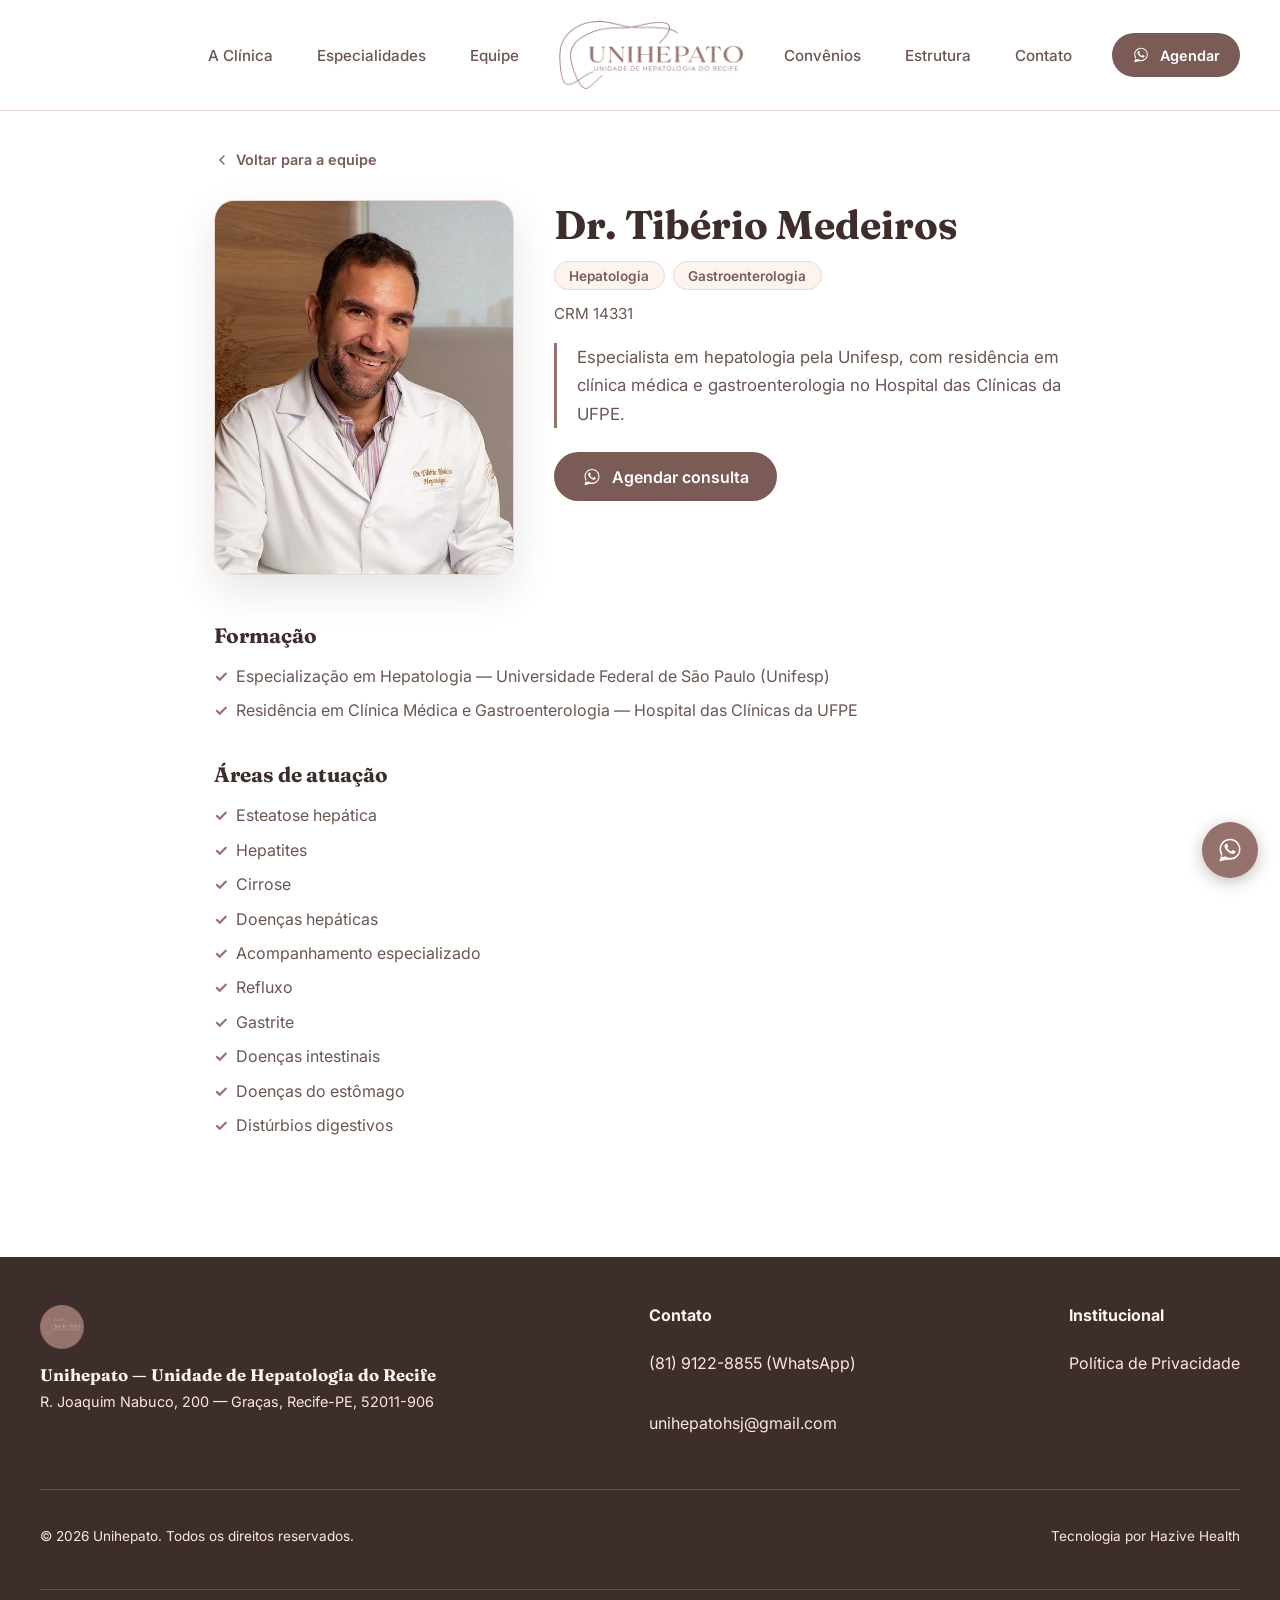
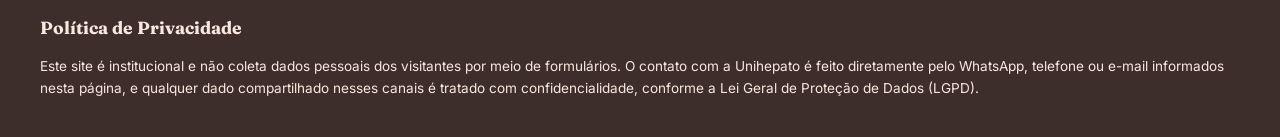
<file: medicos/tiberio-medeiros.html>
<!DOCTYPE html>
<html lang="pt-BR">
<head>
  <meta charset="UTF-8">
  <meta name="viewport" content="width=device-width, initial-scale=1.0">
  <title>Dr. Tibério Medeiros — Unihepato | Hepatologia e Gastroenterologia em Recife</title>
  <meta name="description" content="Dr. Tibério Medeiros — Hepatologia e Gastroenterologia na Unihepato, Hospital Santa Joana, Recife-PE. CRM 14331.">

  <!-- ===== FAVICON ===== -->
  <link rel="icon" href="../assets/img/favicon/favicon.ico">
  <link rel="apple-touch-icon" href="../assets/img/favicon/apple-touch-icon.png">

  <!-- ===== FONTES ===== -->
  <link rel="preconnect" href="https://fonts.googleapis.com">
  <link rel="preconnect" href="https://fonts.gstatic.com" crossorigin>
  <link href="https://fonts.googleapis.com/css2?family=Fraunces:ital,opsz,wght@0,9..144,400;0,9..144,500;0,9..144,600;1,9..144,400&family=Inter:wght@400;500;600;700&display=swap" rel="stylesheet">

  <!-- ===== CSS ===== -->
  <link rel="stylesheet" href="../assets/css/style.css">
</head>
<body>

  <!-- ===== HEADER ===== -->
  <header class="header">
    <div class="header-conteudo">
      <a href="../index.html#hero" class="header-marca">
        <img src="../assets/img/logo/logo-cor-mais-forte.png" alt="Unihepato — Unidade de Hepatologia do Recife" class="header-logo">
      </a>

      <nav class="header-nav" id="header-nav" aria-label="Navegação principal">
        <div class="header-nav-esquerda">
          <a href="../index.html#sobre">A Clínica</a>
          <a href="../index.html#especialidades">Especialidades</a>
          <a href="../index.html#equipe">Equipe</a>
        </div>
        <div class="header-nav-direita">
          <a href="../index.html#convenios">Convênios</a>
          <a href="../index.html#localizacao">Estrutura</a>
          <a href="../index.html#contato">Contato</a>
        </div>
      </nav>

      <span class="btn-whatsapp btn-whatsapp--header btn-whatsapp--fantasma" aria-hidden="true" tabindex="-1">
        <svg class="icone-whatsapp" viewBox="0 0 32 32" width="18" height="18" fill="currentColor" aria-hidden="true">
          <path d="M16.001 3C9.373 3 4 8.373 4 15c0 2.386.7 4.61 1.902 6.484L4 29l7.716-1.876A11.94 11.94 0 0 0 16.001 27C22.628 27 28 21.627 28 15S22.628 3 16.001 3zm0 21.818a9.78 9.78 0 0 1-4.99-1.364l-.358-.213-4.582 1.114 1.223-4.465-.233-.367A9.77 9.77 0 0 1 5.727 15c0-5.665 4.61-10.273 10.274-10.273S26.273 9.335 26.273 15 21.665 24.818 16.001 24.818zm5.633-7.687c-.309-.155-1.827-.902-2.11-1.005-.283-.104-.489-.155-.696.155-.206.31-.798 1.005-.978 1.212-.18.207-.36.233-.669.078-.309-.155-1.304-.48-2.485-1.531-.918-.818-1.538-1.83-1.718-2.139-.18-.31-.02-.477.135-.63.139-.138.309-.36.464-.54.155-.18.206-.31.309-.516.103-.207.052-.388-.026-.543-.077-.155-.696-1.677-.954-2.297-.251-.603-.507-.522-.696-.532l-.593-.01c-.206 0-.542.077-.826.388-.283.31-1.082 1.057-1.082 2.578s1.108 2.99 1.262 3.196c.155.207 2.18 3.328 5.28 4.667.738.319 1.314.51 1.763.653.741.236 1.415.203 1.948.123.594-.089 1.827-.747 2.084-1.469.257-.722.257-1.34.18-1.469-.077-.129-.283-.207-.592-.362z"/>
        </svg>
        <span>Agendar</span>
      </span>

      <a href="https://wa.me/558191228855" class="btn-whatsapp btn-whatsapp--header" target="_blank" rel="noopener">
        <svg class="icone-whatsapp" viewBox="0 0 32 32" width="18" height="18" fill="currentColor" aria-hidden="true">
          <path d="M16.001 3C9.373 3 4 8.373 4 15c0 2.386.7 4.61 1.902 6.484L4 29l7.716-1.876A11.94 11.94 0 0 0 16.001 27C22.628 27 28 21.627 28 15S22.628 3 16.001 3zm0 21.818a9.78 9.78 0 0 1-4.99-1.364l-.358-.213-4.582 1.114 1.223-4.465-.233-.367A9.77 9.77 0 0 1 5.727 15c0-5.665 4.61-10.273 10.274-10.273S26.273 9.335 26.273 15 21.665 24.818 16.001 24.818zm5.633-7.687c-.309-.155-1.827-.902-2.11-1.005-.283-.104-.489-.155-.696.155-.206.31-.798 1.005-.978 1.212-.18.207-.36.233-.669.078-.309-.155-1.304-.48-2.485-1.531-.918-.818-1.538-1.83-1.718-2.139-.18-.31-.02-.477.135-.63.139-.138.309-.36.464-.54.155-.18.206-.31.309-.516.103-.207.052-.388-.026-.543-.077-.155-.696-1.677-.954-2.297-.251-.603-.507-.522-.696-.532l-.593-.01c-.206 0-.542.077-.826.388-.283.31-1.082 1.057-1.082 2.578s1.108 2.99 1.262 3.196c.155.207 2.18 3.328 5.28 4.667.738.319 1.314.51 1.763.653.741.236 1.415.203 1.948.123.594-.089 1.827-.747 2.084-1.469.257-.722.257-1.34.18-1.469-.077-.129-.283-.207-.592-.362z"/>
        </svg>
        <span>Agendar</span>
      </a>

      <button type="button" class="header-hamburguer" id="header-hamburguer" aria-expanded="false" aria-controls="header-nav" aria-label="Abrir menu">
        <span></span>
        <span></span>
        <span></span>
      </button>
    </div>
  </header>

  <main>
    <section class="perfil-medico">
      <a href="../index.html#equipe" class="perfil-voltar">
        <svg viewBox="0 0 24 24" width="16" height="16" fill="none" stroke="currentColor" stroke-width="2" stroke-linecap="round" stroke-linejoin="round" aria-hidden="true"><path d="M15 18l-6-6 6-6"/></svg>
        Voltar para a equipe
      </a>

      <div class="perfil-cabecalho">
        <img src="../assets/img/equipe/dr-tiberio.jpg" alt="Dr. Tibério Medeiros, Hepatologia e Gastroenterologia da Unihepato" class="perfil-foto">
        <div class="perfil-info">
          <h1 class="perfil-nome">Dr. Tibério Medeiros</h1>
          <div class="perfil-tags">
            <span class="perfil-tag">Hepatologia</span>
            <span class="perfil-tag">Gastroenterologia</span>
          </div>
          <p class="perfil-crm">CRM 14331</p>
          <p class="perfil-bio">Especialista em hepatologia pela Unifesp, com residência em clínica médica e gastroenterologia no Hospital das Clínicas da UFPE.</p>
          <a href="https://wa.me/558191228855" class="btn-whatsapp" target="_blank" rel="noopener">
            <svg class="icone-whatsapp" viewBox="0 0 32 32" width="20" height="20" fill="currentColor" aria-hidden="true">
              <path d="M16.001 3C9.373 3 4 8.373 4 15c0 2.386.7 4.61 1.902 6.484L4 29l7.716-1.876A11.94 11.94 0 0 0 16.001 27C22.628 27 28 21.627 28 15S22.628 3 16.001 3zm0 21.818a9.78 9.78 0 0 1-4.99-1.364l-.358-.213-4.582 1.114 1.223-4.465-.233-.367A9.77 9.77 0 0 1 5.727 15c0-5.665 4.61-10.273 10.274-10.273S26.273 9.335 26.273 15 21.665 24.818 16.001 24.818zm5.633-7.687c-.309-.155-1.827-.902-2.11-1.005-.283-.104-.489-.155-.696.155-.206.31-.798 1.005-.978 1.212-.18.207-.36.233-.669.078-.309-.155-1.304-.48-2.485-1.531-.918-.818-1.538-1.83-1.718-2.139-.18-.31-.02-.477.135-.63.139-.138.309-.36.464-.54.155-.18.206-.31.309-.516.103-.207.052-.388-.026-.543-.077-.155-.696-1.677-.954-2.297-.251-.603-.507-.522-.696-.532l-.593-.01c-.206 0-.542.077-.826.388-.283.31-1.082 1.057-1.082 2.578s1.108 2.99 1.262 3.196c.155.207 2.18 3.328 5.28 4.667.738.319 1.314.51 1.763.653.741.236 1.415.203 1.948.123.594-.089 1.827-.747 2.084-1.469.257-.722.257-1.34.18-1.469-.077-.129-.283-.207-.592-.362z"/>
            </svg>
            <span>Agendar consulta</span>
          </a>
        </div>
      </div>

      <h2 class="perfil-secao-titulo">Formação</h2>
      <ul class="perfil-lista">
            <li>Especialização em Hepatologia — Universidade Federal de São Paulo (Unifesp)</li>
            <li>Residência em Clínica Médica e Gastroenterologia — Hospital das Clínicas da UFPE</li>
      </ul>

      <h2 class="perfil-secao-titulo">Áreas de atuação</h2>
      <ul class="perfil-lista">
            <li>Esteatose hepática</li>
            <li>Hepatites</li>
            <li>Cirrose</li>
            <li>Doenças hepáticas</li>
            <li>Acompanhamento especializado</li>
            <li>Refluxo</li>
            <li>Gastrite</li>
            <li>Doenças intestinais</li>
            <li>Doenças do estômago</li>
            <li>Distúrbios digestivos</li>
      </ul>
    </section>
  </main>

  <!-- ===== FOOTER ===== -->
  <footer class="footer" id="contato">
    <div class="footer-conteudo">
      <div class="footer-coluna">
        <img src="../assets/img/logo/logo-unihepato.png" alt="Unihepato" class="footer-logo">
        <p class="footer-nome">Unihepato — Unidade de Hepatologia do Recife</p>
        <address class="footer-endereco">R. Joaquim Nabuco, 200 — Graças, Recife-PE, 52011-906</address>
      </div>

      <div class="footer-coluna">
        <p class="footer-titulo">Contato</p>
        <p><a href="https://wa.me/558191228855" target="_blank" rel="noopener">(81) 9122-8855 (WhatsApp)</a></p>
        <p><a href="mailto:unihepatohsj@gmail.com">unihepatohsj@gmail.com</a></p>
      </div>

      <div class="footer-coluna">
        <p class="footer-titulo">Institucional</p>
        <p><a href="#politica-privacidade">Política de Privacidade</a></p>
      </div>
    </div>

    <div class="footer-base">
      <p>&copy; <span id="ano-atual"></span> Unihepato. Todos os direitos reservados.</p>
      <p>Tecnologia por Hazive Health</p>
    </div>

    <!-- ===== POLÍTICA DE PRIVACIDADE (placeholder simples, LGPD) ===== -->
    <div id="politica-privacidade" class="footer-politica">
      <h3>Política de Privacidade</h3>
      <p>Este site é institucional e não coleta dados pessoais dos visitantes por meio de formulários. O contato com a Unihepato é feito diretamente pelo WhatsApp, telefone ou e-mail informados nesta página, e qualquer dado compartilhado nesses canais é tratado com confidencialidade, conforme a Lei Geral de Proteção de Dados (LGPD).</p>
    </div>
  </footer>

  <!-- ===== BOTÃO WHATSAPP FLUTUANTE ===== -->
  <a href="https://wa.me/558191228855" class="whatsapp-float" target="_blank" rel="noopener" aria-label="Falar no WhatsApp">
    <svg viewBox="0 0 32 32" width="28" height="28" fill="currentColor" aria-hidden="true">
      <path d="M16.001 3C9.373 3 4 8.373 4 15c0 2.386.7 4.61 1.902 6.484L4 29l7.716-1.876A11.94 11.94 0 0 0 16.001 27C22.628 27 28 21.627 28 15S22.628 3 16.001 3zm0 21.818a9.78 9.78 0 0 1-4.99-1.364l-.358-.213-4.582 1.114 1.223-4.465-.233-.367A9.77 9.77 0 0 1 5.727 15c0-5.665 4.61-10.273 10.274-10.273S26.273 9.335 26.273 15 21.665 24.818 16.001 24.818zm5.633-7.687c-.309-.155-1.827-.902-2.11-1.005-.283-.104-.489-.155-.696.155-.206.31-.798 1.005-.978 1.212-.18.207-.36.233-.669.078-.309-.155-1.304-.48-2.485-1.531-.918-.818-1.538-1.83-1.718-2.139-.18-.31-.02-.477.135-.63.139-.138.309-.36.464-.54.155-.18.206-.31.309-.516.103-.207.052-.388-.026-.543-.077-.155-.696-1.677-.954-2.297-.251-.603-.507-.522-.696-.532l-.593-.01c-.206 0-.542.077-.826.388-.283.31-1.082 1.057-1.082 2.578s1.108 2.99 1.262 3.196c.155.207 2.18 3.328 5.28 4.667.738.319 1.314.51 1.763.653.741.236 1.415.203 1.948.123.594-.089 1.827-.747 2.084-1.469.257-.722.257-1.34.18-1.469-.077-.129-.283-.207-.592-.362z"/>
    </svg>
  </a>

  <!-- ===== JS ===== -->
  <script src="../assets/js/main.js"></script>
</body>
</html>
</file>
<file: assets/css/style.css>
/* ===== RESET BÁSICO ===== */
*,
*::before,
*::after {
  box-sizing: border-box;
}

html {
  scroll-behavior: smooth;
}

body {
  margin: 0;
}

img {
  max-width: 100%;
  display: block;
}

/* ===== SCROLL REVEAL ===== */
/* estado oculto só existe depois que o JS confirma suporte a IntersectionObserver
   (classe .js-reveal-ready no <html>) — sem JS, o conteúdo permanece visível */
.js-reveal-ready .reveal {
  opacity: 0;
  transform: translateY(24px);
  transition: opacity 0.6s ease, transform 0.6s ease;
}

.js-reveal-ready .reveal.revelado {
  opacity: 1;
  transform: translateY(0);
}

@media (prefers-reduced-motion: reduce) {
  .js-reveal-ready .reveal {
    transform: none;
    transition: opacity 0.3s ease;
  }
}

/* ===== VARIÁVEIS GLOBAIS ===== */
:root {
  --terracota: #95726C;
  --terracota-escuro: #7A5B56;
  --terracota-mais-escuro: #5F4642;
  --creme: #FAE7DE;
  --creme-claro: #FDF4EF;
  --texto: #3D2E2B;
  --texto-suave: #6B5652;
  --branco: #FFFFFF;
  --borda: #E8D9D2;

  --fonte-display: 'Fraunces', serif;
  --fonte-corpo: 'Inter', system-ui, sans-serif;
}

body {
  font-family: var(--fonte-corpo);
  color: var(--texto);
  background-color: var(--branco);
}

main > section,
#contato {
  scroll-margin-top: 76px;
}

/* ===== HEADER ===== */
.header {
  position: sticky;
  top: 0;
  z-index: 900;
  background-color: var(--branco);
  border-bottom: 1px solid var(--borda);
  transition: box-shadow 0.2s ease;
}

.header:hover {
  box-shadow: 0 2px 12px rgba(95, 70, 66, 0.08);
}

.header-conteudo {
  position: relative;
  max-width: 1280px;
  margin: 0 auto;
  padding: 0.85rem 1.5rem;
  display: flex;
  align-items: center;
  justify-content: center;
  gap: 1rem;
}

.header-marca {
  display: flex;
  align-items: center;
  text-decoration: none;
  color: var(--texto);
}

.header-logo {
  height: 44px;
  width: auto;
  object-fit: contain;
}

.header-nav {
  display: none;
}

.header-nav-esquerda,
.header-nav-direita {
  display: flex;
  flex-direction: column;
}

.header-nav a {
  color: var(--texto-suave);
  text-decoration: none;
  font-size: 0.95rem;
  font-weight: 500;
  padding: 0.5rem;
  white-space: nowrap;
  transition: color 0.2s ease;
}

.header-nav a:hover,
.header-nav a:focus-visible {
  color: var(--terracota);
}

.header .btn-whatsapp--header {
  display: none;
}

.header-hamburguer {
  position: absolute;
  right: 1.5rem;
  top: 50%;
  transform: translateY(-50%);
  display: flex;
  flex-direction: column;
  justify-content: center;
  gap: 5px;
  width: 44px;
  height: 44px;
  padding: 0;
  border: none;
  background: none;
  cursor: pointer;
}

.header-hamburguer span {
  display: block;
  width: 24px;
  height: 2px;
  background-color: var(--texto);
  margin: 0 auto;
  transition: transform 0.2s ease, opacity 0.2s ease;
}

.header-hamburguer[aria-expanded="true"] span:nth-child(1) {
  transform: translateY(7px) rotate(45deg);
}

.header-hamburguer[aria-expanded="true"] span:nth-child(2) {
  opacity: 0;
}

.header-hamburguer[aria-expanded="true"] span:nth-child(3) {
  transform: translateY(-7px) rotate(-45deg);
}

.header-nav.aberto {
  display: flex;
  flex-direction: column;
  position: absolute;
  top: 100%;
  left: 0;
  right: 0;
  background-color: var(--creme-claro);
  border-bottom: 1px solid var(--borda);
  padding: 0.5rem 1.5rem 1rem;
}

@media (min-width: 900px) {
  .header-conteudo {
    display: grid;
    /* coluna 1 é um espelho invisível do botão (coluna 5): garante que
       nav-esquerda/nav-direita (colunas 2 e 4, ambas 1fr) fiquem realmente
       simétricas e a logo (coluna 3) centralizada, sem colidir com o botão */
    grid-template-columns: auto 1fr auto 1fr auto;
    align-items: center;
    column-gap: 2rem;
    padding: 1rem 2.5rem;
  }

  .header-logo {
    height: 78px;
  }

  .header-marca {
    grid-column: 3;
    grid-row: 1;
    justify-self: center;
  }

  /* nav vira "transparente": os dois grupos passam a ser
     itens diretos do grid de .header-conteudo, um de cada lado da logo */
  .header-nav {
    display: contents;
  }

  .header-nav-esquerda {
    grid-column: 2;
    grid-row: 1;
    justify-self: end;
    flex-direction: row;
    align-items: center;
    gap: 1.75rem;
  }

  .header-nav-direita {
    grid-column: 4;
    grid-row: 1;
    justify-self: start;
    flex-direction: row;
    align-items: center;
    gap: 1.75rem;
  }

  .header .btn-whatsapp--header {
    grid-row: 1;
    display: inline-flex;
    padding: 0.65rem 1.25rem;
    font-size: 0.9rem;
  }

  .header .btn-whatsapp--fantasma {
    grid-column: 1;
    visibility: hidden;
    pointer-events: none;
  }

  .header a.btn-whatsapp--header {
    grid-column: 5;
  }

  .header-hamburguer {
    display: none;
  }
}

/* ===== BOTÃO WHATSAPP (reutilizável) ===== */
.btn-whatsapp {
  display: inline-flex;
  align-items: center;
  gap: 0.6rem;
  background-color: var(--terracota-escuro);
  color: var(--branco);
  font-family: var(--fonte-corpo);
  font-weight: 600;
  font-size: 1rem;
  text-decoration: none;
  padding: 0.9rem 1.75rem;
  border-radius: 100px;
  min-height: 44px;
  transition: background-color 0.2s ease;
}

.btn-whatsapp:hover,
.btn-whatsapp:focus-visible {
  background-color: var(--terracota-mais-escuro);
}

.btn-whatsapp .icone-whatsapp {
  flex-shrink: 0;
}

/* ===== BOTÃO GHOST (reutilizável) ===== */
.btn-ghost {
  display: inline-flex;
  align-items: center;
  justify-content: center;
  gap: 0.6rem;
  background-color: transparent;
  color: var(--texto);
  border: 1px solid var(--borda);
  font-family: var(--fonte-corpo);
  font-weight: 600;
  font-size: 1rem;
  text-decoration: none;
  padding: 0.9rem 1.75rem;
  border-radius: 100px;
  min-height: 44px;
  transition: background-color 0.2s ease, border-color 0.2s ease;
}

.btn-ghost:hover,
.btn-ghost:focus-visible {
  background-color: var(--creme);
  border-color: var(--terracota);
}

/* ===== WHATSAPP FLUTUANTE ===== */
.whatsapp-float {
  position: fixed;
  bottom: 22px;
  right: 22px;
  width: 56px;
  height: 56px;
  display: flex;
  align-items: center;
  justify-content: center;
  background-color: var(--terracota);
  color: var(--branco);
  border-radius: 50%;
  box-shadow: 0 4px 16px rgba(95, 70, 66, 0.35);
  z-index: 1000;
  transition: background-color 0.2s ease;
}

.whatsapp-float:hover,
.whatsapp-float:focus-visible {
  background-color: var(--terracota-mais-escuro);
}

/* ===== HERO ===== */
#hero {
  background-color: var(--branco);
  padding: 2.5rem 1.5rem;
  display: flex;
  flex-direction: column;
  gap: 1.5rem;
}

.hero-conteudo {
  display: flex;
  flex-direction: column;
  gap: 1rem;
  text-align: center;
}

.hero-eyebrow {
  font-family: var(--fonte-corpo);
  font-weight: 600;
  font-size: 0.85rem;
  letter-spacing: 0.08em;
  text-transform: uppercase;
  color: var(--terracota-escuro);
  margin: 0;
}

.hero-titulo {
  font-family: var(--fonte-display);
  font-weight: 700;
  font-size: clamp(2.1rem, 6vw, 3.4rem);
  line-height: 1.15;
  color: var(--texto);
  margin: 0;
}

.hero-subtitulo {
  font-family: var(--fonte-corpo);
  font-size: 1.1rem;
  line-height: 1.6;
  color: var(--texto-suave);
  margin: 0;
  max-width: 42ch;
  margin-inline: auto;
}

.hero-ctas {
  display: flex;
  flex-direction: column;
  align-items: center;
  gap: 0.75rem;
}

.hero-conteudo .btn-whatsapp,
.hero-conteudo .btn-ghost {
  padding: 0.7rem 1.4rem;
  font-size: 0.95rem;
  width: 100%;
  justify-content: center;
}

.hero-imagem {
  position: relative;
  display: flex;
  justify-content: center;
  padding: 1.5rem;
}

.hero-imagem picture {
  position: relative;
  display: block;
  max-width: 420px;
  width: 100%;
}

.hero-imagem-foto {
  width: 100%;
  height: auto;
  display: block;
  border-radius: 32px;
  border: 1px solid var(--borda);
  box-shadow: 0 20px 48px rgba(95, 70, 66, 0.16);
}

@media (min-width: 768px) {
  #hero {
    flex-direction: row;
    align-items: center;
    padding: 3.5rem 4rem;
    gap: 3rem;
    overflow: hidden;
  }

  .hero-conteudo {
    flex: 1;
    text-align: left;
  }

  .hero-ctas {
    flex-direction: row;
    align-items: flex-start;
    align-self: flex-start;
  }

  .hero-conteudo .btn-whatsapp,
  .hero-conteudo .btn-ghost {
    width: auto;
  }

  .hero-subtitulo {
    margin-inline: 0;
  }

  .hero-imagem {
    flex: 1;
    padding: 2.5rem;
  }

  .hero-imagem picture {
    max-width: 100%;
  }
}

/* ===== NÚMEROS ===== */
.numeros {
  background-color: var(--terracota-escuro);
  padding: 2.75rem 1.5rem;
}

.numeros-grid {
  max-width: 1100px;
  margin: 0 auto;
  display: grid;
  grid-template-columns: repeat(2, 1fr);
  gap: 2rem;
  text-align: center;
}

.numero-valor,
.numero-valor-texto {
  font-family: var(--fonte-display);
  font-weight: 600;
  font-size: clamp(2rem, 5vw, 2.75rem);
  color: var(--branco);
  margin: 0 0 0.35rem;
}

.numero-valor-texto {
  font-size: clamp(1.2rem, 3vw, 1.5rem);
}

.numero-legenda {
  font-family: var(--fonte-corpo);
  font-size: 0.85rem;
  color: var(--creme);
  margin: 0;
  text-transform: uppercase;
  letter-spacing: 0.05em;
}

@media (min-width: 768px) {
  .numeros-grid {
    grid-template-columns: repeat(4, 1fr);
  }
}

/* ===== CABEÇALHO DE SEÇÃO (reutilizável) ===== */
.secao-cabecalho {
  text-align: center;
  max-width: 40rem;
  margin: 0 auto 2.5rem;
}

.secao-eyebrow {
  font-family: var(--fonte-corpo);
  font-weight: 600;
  font-size: 0.85rem;
  letter-spacing: 0.08em;
  text-transform: uppercase;
  color: var(--terracota-escuro);
  margin: 0 0 0.5rem;
}

.secao-titulo {
  font-family: var(--fonte-display);
  font-weight: 700;
  font-size: clamp(1.75rem, 4vw, 2.5rem);
  color: var(--texto);
  margin: 0;
}

/* ===== EQUIPE MÉDICA ===== */
#equipe {
  padding: 4rem 1.5rem;
  background-color: var(--creme-claro);
}

.secao-descricao {
  font-size: 1.05rem;
  line-height: 1.6;
  color: var(--texto-suave);
  max-width: 42ch;
  margin: 0.75rem auto 0;
}

.equipe-carrossel {
  position: relative;
  max-width: 900px;
  margin: 0 auto;
}

.equipe-trilho {
  display: flex;
  gap: 1.25rem;
  overflow-x: auto;
  scroll-snap-type: x mandatory;
  -webkit-overflow-scrolling: touch;
  scrollbar-width: none;
}

.equipe-trilho::-webkit-scrollbar {
  display: none;
}

.medico-card {
  flex: 0 0 100%;
  scroll-snap-align: start;
  display: flex;
  flex-direction: column;
  border: 1px solid var(--borda);
  border-radius: 20px;
  background-color: var(--branco);
  overflow: hidden;
  box-shadow: 0 4px 16px rgba(95, 70, 66, 0.06);
  transition: transform 0.25s ease, box-shadow 0.25s ease;
}

.medico-card:hover {
  transform: translateY(-4px);
  box-shadow: 0 12px 28px rgba(95, 70, 66, 0.14);
}

.medico-foto {
  position: relative;
  display: block;
  aspect-ratio: 4 / 5;
  overflow: hidden;
}

.medico-foto img {
  width: 100%;
  height: 100%;
  object-fit: cover;
  display: block;
  transition: transform 0.4s ease;
}

.medico-foto:hover img,
.medico-foto:focus-visible img {
  transform: scale(1.05);
}

.medico-foto-overlay {
  position: absolute;
  inset: auto 0 0 0;
  padding: 2.5rem 1.25rem 1.25rem;
  background: linear-gradient(to top, rgba(61, 46, 43, 0.88), transparent);
  color: var(--branco);
  font-weight: 600;
  font-size: 0.92rem;
  text-align: center;
  opacity: 0;
  transform: translateY(8px);
  transition: opacity 0.25s ease, transform 0.25s ease;
}

.medico-foto:hover .medico-foto-overlay,
.medico-foto:focus-visible .medico-foto-overlay {
  opacity: 1;
  transform: translateY(0);
}

.medico-info {
  display: flex;
  flex-direction: column;
  flex: 1;
  padding: 1.5rem;
  text-align: left;
}

.medico-nome {
  font-family: var(--fonte-display);
  font-weight: 700;
  font-size: 1.2rem;
  color: var(--texto);
  margin: 0 0 0.5rem;
}

.medico-especialidade {
  font-family: var(--fonte-corpo);
  font-weight: 600;
  font-size: 0.9rem;
  line-height: 1.5;
  color: var(--terracota-escuro);
  margin: 0 0 0.5rem;
}

.medico-crm {
  font-size: 0.85rem;
  color: var(--texto-suave);
  margin: 0 0 1.25rem;
}

.medico-link {
  display: inline-flex;
  align-items: center;
  gap: 0.35rem;
  margin-top: auto;
  color: var(--terracota-escuro);
  font-weight: 600;
  font-size: 0.9rem;
  text-decoration: none;
  transition: color 0.2s ease, gap 0.2s ease;
}

.medico-link:hover,
.medico-link:focus-visible {
  color: var(--terracota);
  gap: 0.6rem;
}

.equipe-seta {
  position: absolute;
  top: 40%;
  transform: translateY(-50%);
  width: 44px;
  height: 44px;
  border-radius: 50%;
  border: 1px solid var(--borda);
  background-color: var(--branco);
  color: var(--texto);
  display: flex;
  align-items: center;
  justify-content: center;
  cursor: pointer;
  transition: background-color 0.2s ease;
}

.equipe-seta:hover,
.equipe-seta:focus-visible {
  background-color: var(--creme);
}

.equipe-seta--anterior {
  left: -8px;
}

.equipe-seta--proximo {
  right: -8px;
}

.equipe-dots {
  display: flex;
  justify-content: center;
  gap: 0.5rem;
  margin-top: 1.25rem;
}

.equipe-dot {
  width: 10px;
  height: 10px;
  border-radius: 50%;
  border: none;
  background-color: var(--borda);
  cursor: pointer;
  padding: 0;
}

.equipe-dot.ativo {
  background-color: var(--terracota);
}

@media (min-width: 640px) {
  .equipe-carrossel {
    max-width: 900px;
  }

  .equipe-trilho {
    display: grid;
    grid-template-columns: repeat(2, 1fr);
    overflow: visible;
    scroll-snap-type: none;
  }

  .medico-card {
    scroll-snap-align: none;
  }

  .equipe-seta,
  .equipe-dots {
    display: none;
  }
}

@media (min-width: 1024px) {
  .equipe-carrossel {
    max-width: 1240px;
  }

  .equipe-trilho {
    grid-template-columns: repeat(4, 1fr);
  }
}

/* ===== SOBRE A CLÍNICA ===== */
#sobre {
  padding: 4rem 1.5rem;
  background-color: var(--creme-claro);
}

.sobre-conteudo {
  max-width: 1200px;
  margin: 0 auto;
  display: flex;
  flex-direction: column;
  gap: 2rem;
}

.secao-titulo--esquerda {
  text-align: left;
}

.sobre-texto .secao-eyebrow,
.sobre-texto .secao-titulo {
  text-align: left;
}

.sobre-paragrafo {
  font-size: 1.05rem;
  line-height: 1.7;
  color: var(--texto-suave);
  margin-top: 1rem;
}

.sobre-diferenciais {
  display: flex;
  flex-direction: column;
  gap: 1.5rem;
  margin-top: 2.25rem;
  padding-top: 2rem;
  border-top: 1px solid var(--borda);
}

.diferencial-numero {
  display: block;
  font-family: var(--fonte-display);
  font-weight: 600;
  font-size: 0.95rem;
  color: var(--terracota);
  margin-bottom: 0.35rem;
}

.diferencial-titulo {
  font-family: var(--fonte-display);
  font-weight: 700;
  font-size: 1.1rem;
  color: var(--texto);
  margin: 0 0 0.3rem;
}

.diferencial-descricao {
  font-size: 0.95rem;
  line-height: 1.5;
  color: var(--texto-suave);
  margin: 0;
}

.sobre-galeria {
  display: flex;
  flex-direction: column;
  gap: 1rem;
}

.sobre-imagem {
  width: 100%;
  aspect-ratio: 4 / 3;
  object-fit: cover;
  border: 1px solid var(--borda);
  border-radius: 16px;
}

@media (min-width: 640px) {
  .sobre-diferenciais {
    flex-direction: row;
  }

  .diferencial-item {
    flex: 1;
  }
}

@media (min-width: 900px) {
  .sobre-conteudo {
    flex-direction: row;
    align-items: flex-start;
    gap: 3rem;
  }

  .sobre-texto {
    flex: 1.3;
  }

  .sobre-galeria {
    flex: 1;
    max-width: 380px;
  }
}

/* ===== ESPECIALIDADES ===== */
#especialidades {
  padding: 4rem 1.5rem;
  background-color: var(--branco);
}

.especialidades-grid {
  display: grid;
  grid-template-columns: 1fr;
  gap: 1.5rem;
  max-width: 900px;
  margin: 0 auto;
}

.especialidade-card {
  display: flex;
  flex-direction: column;
  border: 1px solid var(--borda);
  border-radius: 16px;
  padding: 2rem 1.75rem;
  text-align: left;
  background-color: var(--creme-claro);
  box-shadow: 0 4px 16px rgba(95, 70, 66, 0.06);
  transition: transform 0.25s ease, box-shadow 0.25s ease;
}

.especialidade-card:hover {
  transform: translateY(-4px);
  box-shadow: 0 12px 28px rgba(95, 70, 66, 0.14);
}

.especialidade-cabecalho {
  display: flex;
  align-items: center;
  gap: 0.85rem;
  margin-bottom: 1rem;
}

.especialidade-icone {
  display: flex;
  align-items: center;
  justify-content: center;
  flex-shrink: 0;
  width: 44px;
  height: 44px;
  border-radius: 50%;
  background-color: var(--terracota);
  color: var(--branco);
}

.especialidade-titulo {
  font-family: var(--fonte-display);
  font-weight: 700;
  font-size: 1.2rem;
  letter-spacing: 0.03em;
  text-transform: uppercase;
  color: var(--texto);
  margin: 0;
}

.especialidade-descricao {
  font-size: 0.98rem;
  line-height: 1.6;
  color: var(--texto-suave);
  margin: 0 0 1.25rem;
}

.especialidade-lista {
  list-style: none;
  padding: 0;
  margin: 0 0 1.5rem;
  display: flex;
  flex-direction: column;
  gap: 0.5rem;
}

.especialidade-lista li {
  position: relative;
  padding-left: 1.2rem;
  font-size: 0.95rem;
  color: var(--texto-suave);
}

.especialidade-lista li::before {
  content: "•";
  position: absolute;
  left: 0;
  color: var(--terracota);
  font-weight: 700;
}

.especialidade-link {
  display: inline-flex;
  align-items: center;
  gap: 0.35rem;
  align-self: flex-end;
  margin-top: auto;
  color: var(--terracota-escuro);
  font-weight: 600;
  font-size: 0.95rem;
  text-decoration: none;
  transition: color 0.2s ease, gap 0.2s ease;
}

.especialidade-link:hover,
.especialidade-link:focus-visible {
  color: var(--terracota);
  gap: 0.6rem;
}

@media (min-width: 768px) {
  .especialidades-grid {
    grid-template-columns: repeat(2, 1fr);
  }
}

/* ===== CONVÊNIOS E VALORES ===== */
#convenios {
  padding: 4rem 1.5rem;
  background-color: var(--branco);
}

.convenios-lista {
  display: grid;
  grid-template-columns: repeat(2, 1fr);
  gap: 1rem;
  max-width: 820px;
  margin: 0 auto 2.5rem;
}

.convenio-chip {
  display: flex;
  align-items: center;
  justify-content: center;
  min-height: 64px;
  border: 1px solid var(--borda);
  background-color: var(--creme-claro);
  color: var(--texto);
  font-size: 0.92rem;
  font-weight: 600;
  padding: 0.75rem 1rem;
  border-radius: 14px;
  text-align: center;
  transition: transform 0.2s ease, box-shadow 0.2s ease, border-color 0.2s ease;
}

.convenio-chip:hover {
  transform: translateY(-3px);
  box-shadow: 0 10px 22px rgba(95, 70, 66, 0.1);
  border-color: var(--terracota);
}

.convenios-cta {
  display: flex;
  flex-direction: column;
  align-items: center;
  gap: 1rem;
  text-align: center;
  margin: 0 auto 3.5rem;
}

.convenios-cta-texto {
  font-size: 1rem;
  color: var(--texto-suave);
  margin: 0;
}

@media (min-width: 640px) {
  .convenios-lista {
    grid-template-columns: repeat(3, 1fr);
  }
}

@media (min-width: 900px) {
  .convenios-lista {
    grid-template-columns: repeat(4, 1fr);
  }
}

.valor-card {
  max-width: 700px;
  margin: 0 auto;
  border: 1px solid var(--borda);
  border-radius: 20px;
  background-color: var(--branco);
  padding: 2rem;
  display: flex;
  flex-direction: column;
  gap: 1.5rem;
  text-align: center;
  box-shadow: 0 4px 16px rgba(95, 70, 66, 0.06);
  transition: transform 0.25s ease, box-shadow 0.25s ease;
}

.valor-card:hover {
  transform: translateY(-4px);
  box-shadow: 0 12px 28px rgba(95, 70, 66, 0.14);
}

.valor-label {
  font-size: 1.1rem;
  font-weight: 700;
  font-family: var(--fonte-display);
  color: var(--texto);
  margin: 0 0 0.4rem;
}

.valor-obs {
  font-size: 0.95rem;
  color: var(--texto-suave);
  margin: 0;
}

.valor-detalhes {
  list-style: none;
  padding: 0;
  margin: 0;
  display: flex;
  flex-direction: column;
  gap: 0.6rem;
  text-align: left;
  color: var(--texto-suave);
  font-size: 0.98rem;
  line-height: 1.5;
}

.valor-detalhes li {
  padding-left: 1.4rem;
  position: relative;
}

.valor-detalhes li::before {
  content: "✓";
  position: absolute;
  left: 0;
  color: var(--terracota);
  font-weight: 700;
}

@media (min-width: 640px) {
  .valor-card {
    flex-direction: row;
    text-align: left;
    align-items: center;
  }

  .valor-card-principal {
    text-align: left;
    flex: 1;
  }

  .valor-detalhes {
    flex: 1;
  }
}

/* ===== LOCALIZAÇÃO ===== */
#localizacao {
  padding: 4rem 1.5rem;
  background-color: var(--creme-claro);
}

.localizacao-conteudo {
  max-width: 1200px;
  margin: 0 auto;
  display: flex;
  flex-direction: column;
  gap: 2.5rem;
}

.localizacao-nome {
  font-family: var(--fonte-display);
  font-weight: 700;
  font-size: 1.3rem;
  color: var(--texto);
  margin: 0 0 1.5rem;
}

.localizacao-linha {
  display: flex;
  align-items: flex-start;
  gap: 0.75rem;
  margin-bottom: 1.1rem;
}

.localizacao-icone {
  flex-shrink: 0;
  color: var(--terracota);
  margin-top: 0.15rem;
}

.localizacao-endereco {
  font-style: normal;
  font-size: 1.02rem;
  line-height: 1.5;
  color: var(--texto);
}

.localizacao-endereco-sub {
  display: inline-block;
  margin-top: 0.2rem;
  font-size: 0.9rem;
  color: var(--texto-suave);
}

.localizacao-telefone {
  font-size: 1.02rem;
  color: var(--texto);
  text-decoration: none;
  font-weight: 600;
}

.localizacao-telefone:hover,
.localizacao-telefone:focus-visible {
  color: var(--terracota-escuro);
}

.localizacao-horario {
  margin-bottom: 1.5rem;
  padding: 1rem 1.1rem;
  background-color: var(--branco);
  border: 1px solid var(--borda);
  border-radius: 14px;
}

.localizacao-horario .localizacao-linha {
  margin-bottom: 0.35rem;
}

.localizacao-horario-titulo {
  font-weight: 600;
  color: var(--texto);
  margin: 0;
}

.localizacao-horario-lista {
  list-style: none;
  padding-left: 2.15rem;
  margin: 0;
  display: flex;
  flex-direction: column;
  gap: 0.3rem;
}

.localizacao-horario-lista li {
  display: flex;
  justify-content: space-between;
  gap: 1rem;
  font-size: 0.95rem;
  color: var(--texto-suave);
}

.localizacao-horario-lista li span:last-child {
  color: var(--texto);
  font-weight: 500;
}

.localizacao-detalhes {
  list-style: none;
  padding: 0;
  margin: 0 0 2rem;
  display: flex;
  flex-direction: column;
  gap: 0.75rem;
  color: var(--texto-suave);
  font-size: 0.95rem;
  line-height: 1.6;
}

.localizacao-detalhes li {
  padding-left: 1.4rem;
  position: relative;
}

.localizacao-detalhes li::before {
  content: "→";
  position: absolute;
  left: 0;
  color: var(--terracota);
}

.localizacao-ctas {
  display: flex;
  flex-direction: column;
  gap: 0.75rem;
}

.localizacao-ctas .btn-ghost,
.localizacao-ctas .btn-whatsapp {
  width: 100%;
  justify-content: center;
}

.localizacao-mapa {
  width: 100%;
  aspect-ratio: 4 / 3;
  border: 1px solid var(--borda);
  border-radius: 16px;
  overflow: hidden;
}

@media (min-width: 480px) {
  .localizacao-ctas {
    flex-direction: row;
  }

  .localizacao-ctas .btn-ghost,
  .localizacao-ctas .btn-whatsapp {
    width: auto;
  }
}

@media (min-width: 900px) {
  .localizacao-conteudo {
    flex-direction: row;
    align-items: stretch;
  }

  .localizacao-info {
    flex: 0.85;
  }

  .localizacao-mapa {
    flex: 1.15;
    aspect-ratio: auto;
  }
}

/* ===== FAQ ===== */
#faq {
  padding: 4rem 1.5rem;
  background-color: var(--branco);
}

.faq-lista {
  max-width: 760px;
  margin: 0 auto;
  display: flex;
  flex-direction: column;
  gap: 0.75rem;
}

.faq-item {
  border: 1px solid var(--borda);
  border-radius: 12px;
  overflow: hidden;
}

.faq-pergunta {
  width: 100%;
  display: flex;
  align-items: center;
  justify-content: space-between;
  gap: 1rem;
  background-color: var(--creme-claro);
  border: none;
  padding: 1.1rem 1.25rem;
  font-family: var(--fonte-corpo);
  font-size: 1rem;
  font-weight: 600;
  color: var(--texto);
  text-align: left;
  cursor: pointer;
  min-height: 44px;
}

.faq-icone {
  font-size: 1.3rem;
  color: var(--terracota-escuro);
  transition: transform 0.2s ease;
  flex-shrink: 0;
}

.faq-pergunta[aria-expanded="true"] .faq-icone {
  transform: rotate(45deg);
}

.faq-resposta {
  max-height: 0;
  overflow: hidden;
  transition: max-height 0.25s ease;
  background-color: var(--branco);
}

.faq-resposta p {
  padding: 1.1rem 1.25rem;
  margin: 0;
  color: var(--texto-suave);
  line-height: 1.6;
}

/* ===== REDES SOCIAIS ===== */
#redes-sociais {
  padding: 4rem 1.5rem;
  background-color: var(--creme-claro);
}

.redes-lista {
  display: flex;
  justify-content: center;
  gap: 1rem;
}

.rede-link {
  display: flex;
  align-items: center;
  gap: 0.6rem;
  border: 1px solid var(--borda);
  background-color: var(--branco);
  color: var(--texto);
  text-decoration: none;
  padding: 0.75rem 1.5rem;
  border-radius: 100px;
  font-weight: 500;
  min-height: 44px;
  transition: background-color 0.2s ease;
}

.rede-link:hover,
.rede-link:focus-visible {
  background-color: var(--creme);
}

/* ===== FOOTER ===== */
.footer {
  background-color: var(--texto);
  color: var(--creme-claro);
  padding: 3rem 1.5rem 1.5rem;
}

.footer-conteudo {
  max-width: 1200px;
  margin: 0 auto;
  display: flex;
  flex-direction: column;
  gap: 2rem;
}

.footer-coluna {
  display: flex;
  flex-direction: column;
  gap: 0.5rem;
}

.footer-logo {
  width: 44px;
  height: 44px;
  object-fit: contain;
  margin-bottom: 0.5rem;
}

.footer-nome {
  font-family: var(--fonte-display);
  font-weight: 700;
  font-size: 1.05rem;
  margin: 0;
}

.footer-endereco {
  font-style: normal;
  font-size: 0.9rem;
  color: var(--creme);
  margin: 0;
}

.footer-titulo {
  font-weight: 700;
  margin: 0 0 0.25rem;
}

.footer-coluna a {
  color: var(--creme);
  text-decoration: none;
}

.footer-coluna a:hover,
.footer-coluna a:focus-visible {
  text-decoration: underline;
}

.footer-base {
  max-width: 1200px;
  margin: 2.5rem auto 0;
  padding-top: 1.5rem;
  border-top: 1px solid rgba(250, 231, 222, 0.2);
  display: flex;
  flex-direction: column;
  gap: 0.35rem;
  font-size: 0.85rem;
  color: var(--creme);
}

.footer-politica {
  max-width: 1200px;
  margin: 2rem auto 0;
  padding-top: 1.5rem;
  border-top: 1px solid rgba(250, 231, 222, 0.2);
  font-size: 0.85rem;
  color: var(--creme);
  line-height: 1.6;
}

.footer-politica h3 {
  font-family: var(--fonte-display);
  font-size: 1.1rem;
  margin: 0 0 0.5rem;
}

/* ===== RESPIRO EXTRA ENTRE SEÇÕES (desktop) ===== */
@media (min-width: 900px) {
  #sobre,
  #especialidades,
  #equipe,
  #convenios,
  #localizacao,
  #faq,
  #redes-sociais {
    padding-top: 5.5rem;
    padding-bottom: 5.5rem;
  }
}


@media (min-width: 768px) {
  .footer-conteudo {
    flex-direction: row;
    justify-content: space-between;
  }

  .footer-base {
    flex-direction: row;
    justify-content: space-between;
  }
}

/* ===== PERFIL DO MÉDICO ===== */
.perfil-medico {
  max-width: 900px;
  margin: 0 auto;
  padding: 2.5rem 1.5rem 5rem;
}

.perfil-voltar {
  display: inline-flex;
  align-items: center;
  gap: 0.4rem;
  color: var(--terracota-escuro);
  text-decoration: none;
  font-weight: 600;
  font-size: 0.9rem;
  margin-bottom: 2rem;
  transition: gap 0.2s ease;
}

.perfil-voltar:hover,
.perfil-voltar:focus-visible {
  gap: 0.6rem;
}

.perfil-cabecalho {
  display: flex;
  flex-direction: column;
  gap: 1.75rem;
  margin-bottom: 3rem;
}

.perfil-foto {
  width: 100%;
  max-width: 320px;
  aspect-ratio: 4 / 5;
  object-fit: cover;
  border-radius: 20px;
  border: 1px solid var(--borda);
  box-shadow: 0 16px 40px rgba(95, 70, 66, 0.14);
}

.perfil-nome {
  font-family: var(--fonte-display);
  font-weight: 700;
  font-size: clamp(1.8rem, 4vw, 2.5rem);
  color: var(--texto);
  margin: 0 0 0.75rem;
}

.perfil-tags {
  display: flex;
  flex-wrap: wrap;
  gap: 0.5rem;
  margin-bottom: 0.85rem;
}

.perfil-tag {
  background-color: var(--creme-claro);
  border: 1px solid var(--borda);
  color: var(--terracota-escuro);
  font-size: 0.85rem;
  font-weight: 600;
  padding: 0.35rem 0.9rem;
  border-radius: 100px;
}

.perfil-crm {
  color: var(--texto-suave);
  font-size: 0.95rem;
  margin: 0 0 1.25rem;
}

.perfil-bio {
  font-size: 1.05rem;
  line-height: 1.7;
  color: var(--texto-suave);
  border-left: 3px solid var(--terracota);
  padding-left: 1.25rem;
  margin: 0 0 1.5rem;
}

.perfil-secao-titulo {
  font-family: var(--fonte-display);
  font-weight: 700;
  font-size: 1.3rem;
  color: var(--texto);
  margin: 0 0 1rem;
}

.perfil-lista {
  list-style: none;
  padding: 0;
  margin: 0 0 2.5rem;
  display: flex;
  flex-direction: column;
  gap: 0.65rem;
}

.perfil-lista li {
  position: relative;
  padding-left: 1.4rem;
  color: var(--texto-suave);
  line-height: 1.5;
}

.perfil-lista li::before {
  content: "✓";
  position: absolute;
  left: 0;
  color: var(--terracota);
  font-weight: 700;
}

@media (min-width: 768px) {
  .perfil-cabecalho {
    flex-direction: row;
    align-items: flex-start;
    gap: 2.5rem;
  }

  .perfil-foto {
    width: 300px;
    flex-shrink: 0;
  }
}
</file>
